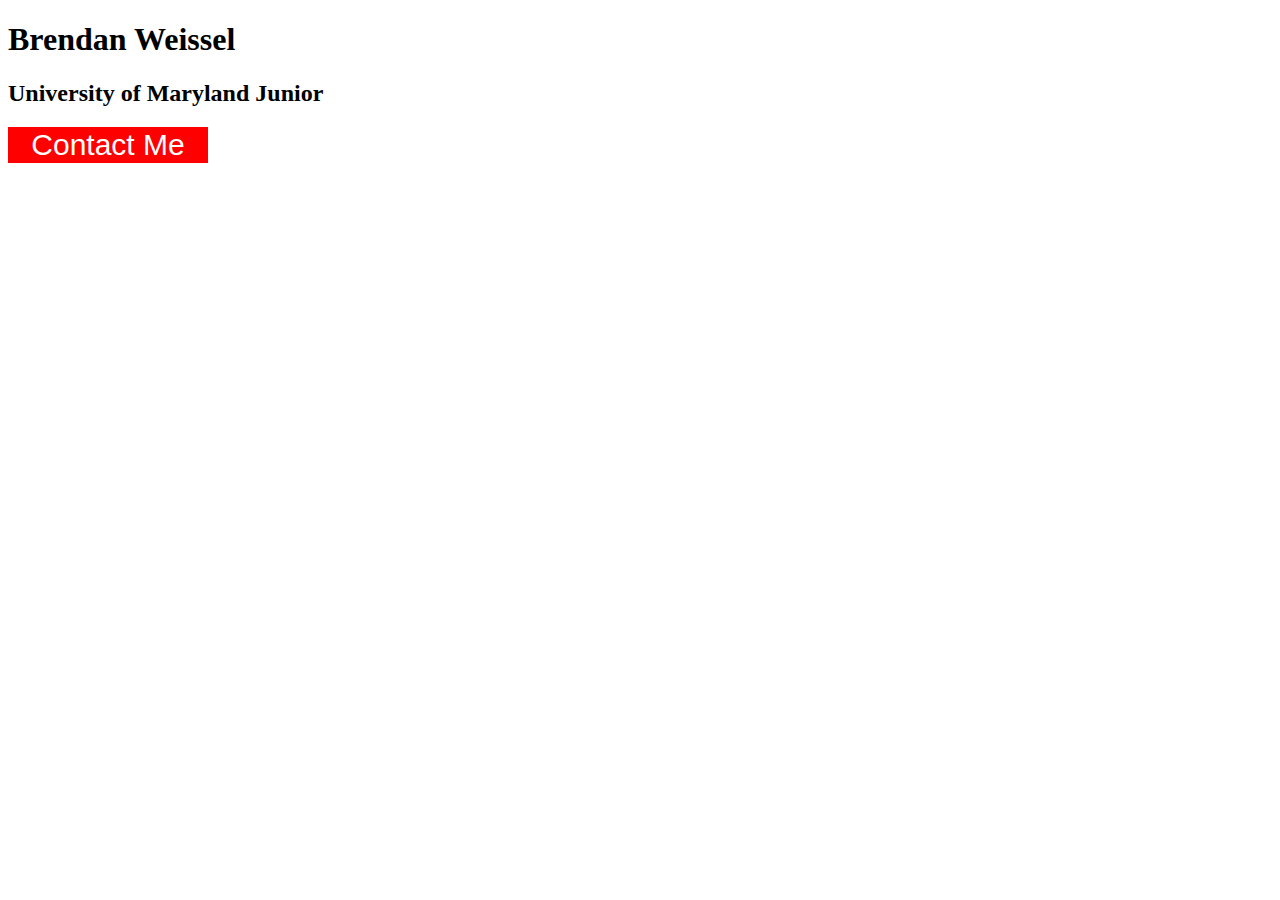
<file: button-assignment/index.html>
<!doctype html>
<html lang="en">
    <head>
        <title>Brendan Weissel Button</title>
        <link href="style.css" rel="stylesheet" />
    </head>

    <body>
        <h1>Brendan Weissel</h1>
        <h2>University of Maryland Junior</h2>
        <button class="red-button">Contact Me</button>
    </body>
</html>
</file>
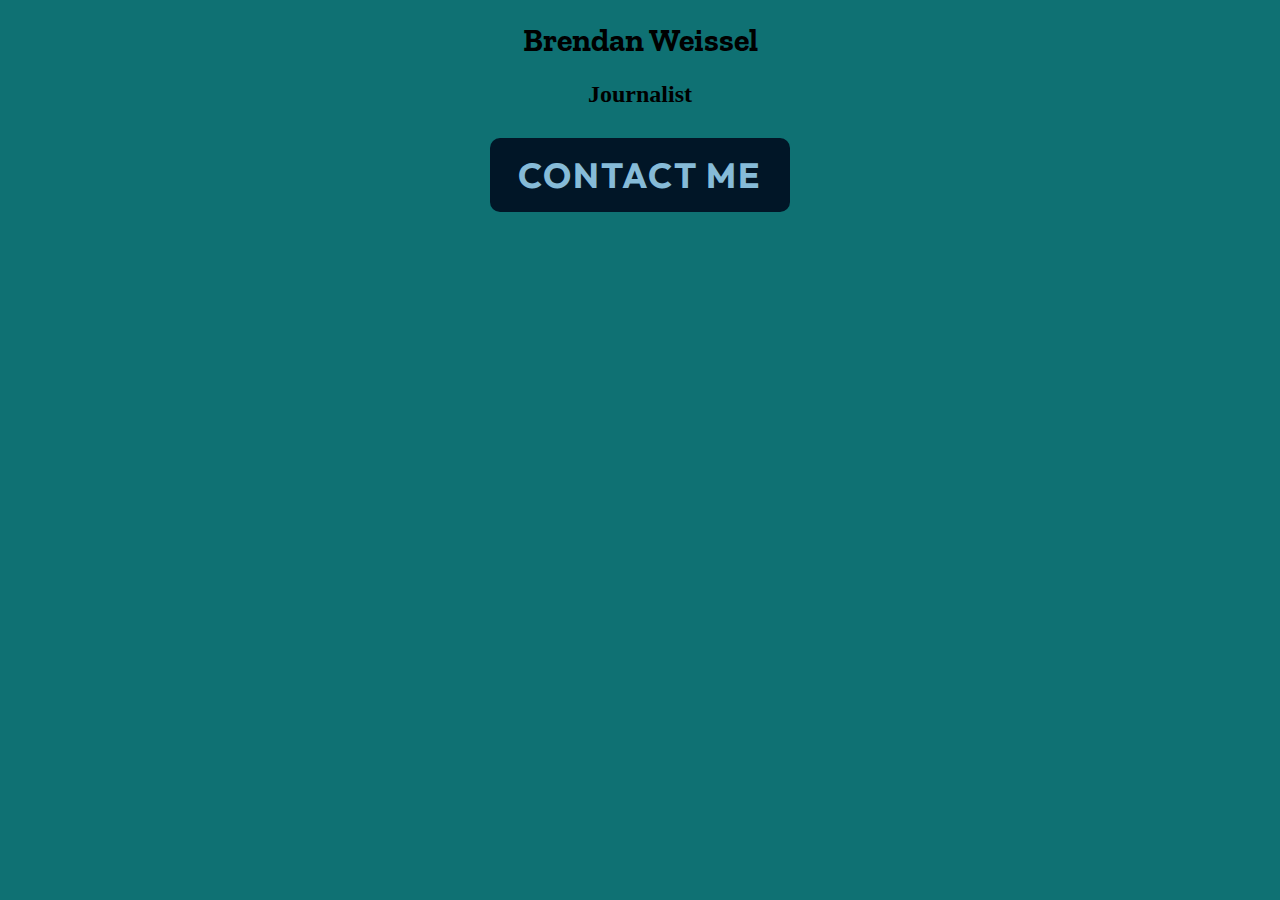
<file: contact-button-assignment/Index.html>
<!doctype html>
<html lang="en">
    <head>
        <link href="style.css" rel="stylesheet" />
        <title>Brendan Weissel</title>
        <link rel="preconnect" href="https://fonts.googleapis.com" />
        <link rel="preconnect" href="https://fonts.gstatic.com" crossorigin />
        <link
            href="https://fonts.googleapis.com/css2?family=Outfit:wght@100..900&family=Zilla+Slab:ital,wght@0,300;0,400;0,500;0,600;0,700;1,300;1,400;1,500;1,600;1,700&display=swap"
            rel="stylesheet" />
    </head>

    <body>
        <h1>Brendan Weissel</h1>
        <h2>Journalist</h2>
        <button>Contact Me</button>
    </body>
</html>
</file>
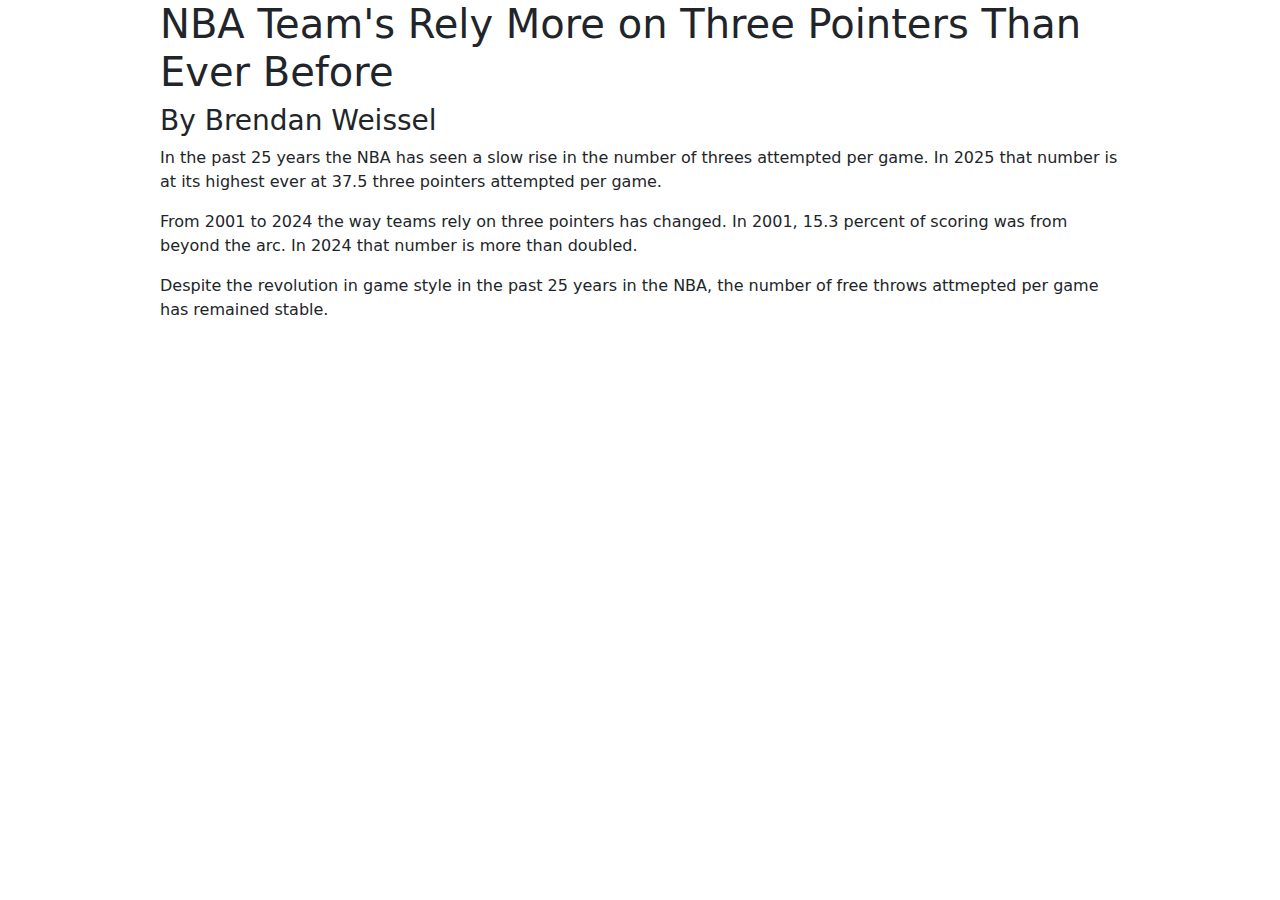
<file: Data-viz-project/index.html>
<!doctype html>
<html lang="en">
    <head>
        <meta charset="utf-8" />
        <meta name="viewport" content="width=device-width, initial-scale=1, shrink-to-fit=no" />

        <!-- Bootstrap CSS -->
        <link
            href="https://cdn.jsdelivr.net/npm/bootstrap@5.3.3/dist/css/bootstrap.min.css"
            rel="stylesheet"
            integrity="sha384-QWTKZyjpPEjISv5WaRU9OFeRpok6YctnYmDr5pNlyT2bRjXh0JMhjY6hW+ALEwIH"
            crossorigin="anonymous" />

        <style>
            body {
                width: 75%;
                margin: auto;
            }
        </style>
    </head>

    <body>
        <h1>NBA Team's Rely More on Three Pointers Than Ever Before</h1>

        <h3>By Brendan Weissel</h3>
        <p>
            In the past 25 years the NBA has seen a slow rise in the number of threes attempted per game. In 2025 that
            number is at its highest ever at 37.5 three pointers attempted per game.
        </p>

        <div class="flourish-embed flourish-chart" data-src="visualisation/22545883">
            <script src="https://public.flourish.studio/resources/embed.js"></script>
            <noscript
                ><img
                    src="https://public.flourish.studio/visualisation/22545883/thumbnail"
                    width="100%"
                    alt="chart visualization"
            /></noscript>
        </div>

        <p>
            From 2001 to 2024 the way teams rely on three pointers has changed. In 2001, 15.3 percent of scoring was
            from beyond the arc. In 2024 that number is more than doubled.
        </p>

        <div class="container-fluid">
            <div class="row">
                <div class="col-sm-6">
                    <div class="flourish-embed flourish-chart" data-src="visualisation/22551909">
                        <script src="https://public.flourish.studio/resources/embed.js"></script>
                        <noscript
                            ><img
                                src="https://public.flourish.studio/visualisation/22551909/thumbnail"
                                width="100%"
                                alt="chart visualization"
                        /></noscript>
                    </div>
                </div>
                <div class="col-sm-6">
                    <div class="flourish-embed flourish-chart" data-src="visualisation/22551818">
                        <script src="https://public.flourish.studio/resources/embed.js"></script>
                        <noscript
                            ><img
                                src="https://public.flourish.studio/visualisation/22551818/thumbnail"
                                width="100%"
                                alt="chart visualization"
                        /></noscript>
                    </div>
                </div>
            </div>
        </div>

        <p>
            Despite the revolution in game style in the past 25 years in the NBA, the number of free throws attmepted
            per game has remained stable.
        </p>

        <div class="flourish-embed flourish-chart" data-src="visualisation/22574318">
            <script src="https://public.flourish.studio/resources/embed.js"></script>
            <noscript
                ><img
                    src="https://public.flourish.studio/visualisation/22574318/thumbnail"
                    width="100%"
                    alt="chart visualization"
            /></noscript>
        </div>
    </body>
</html>
</file>
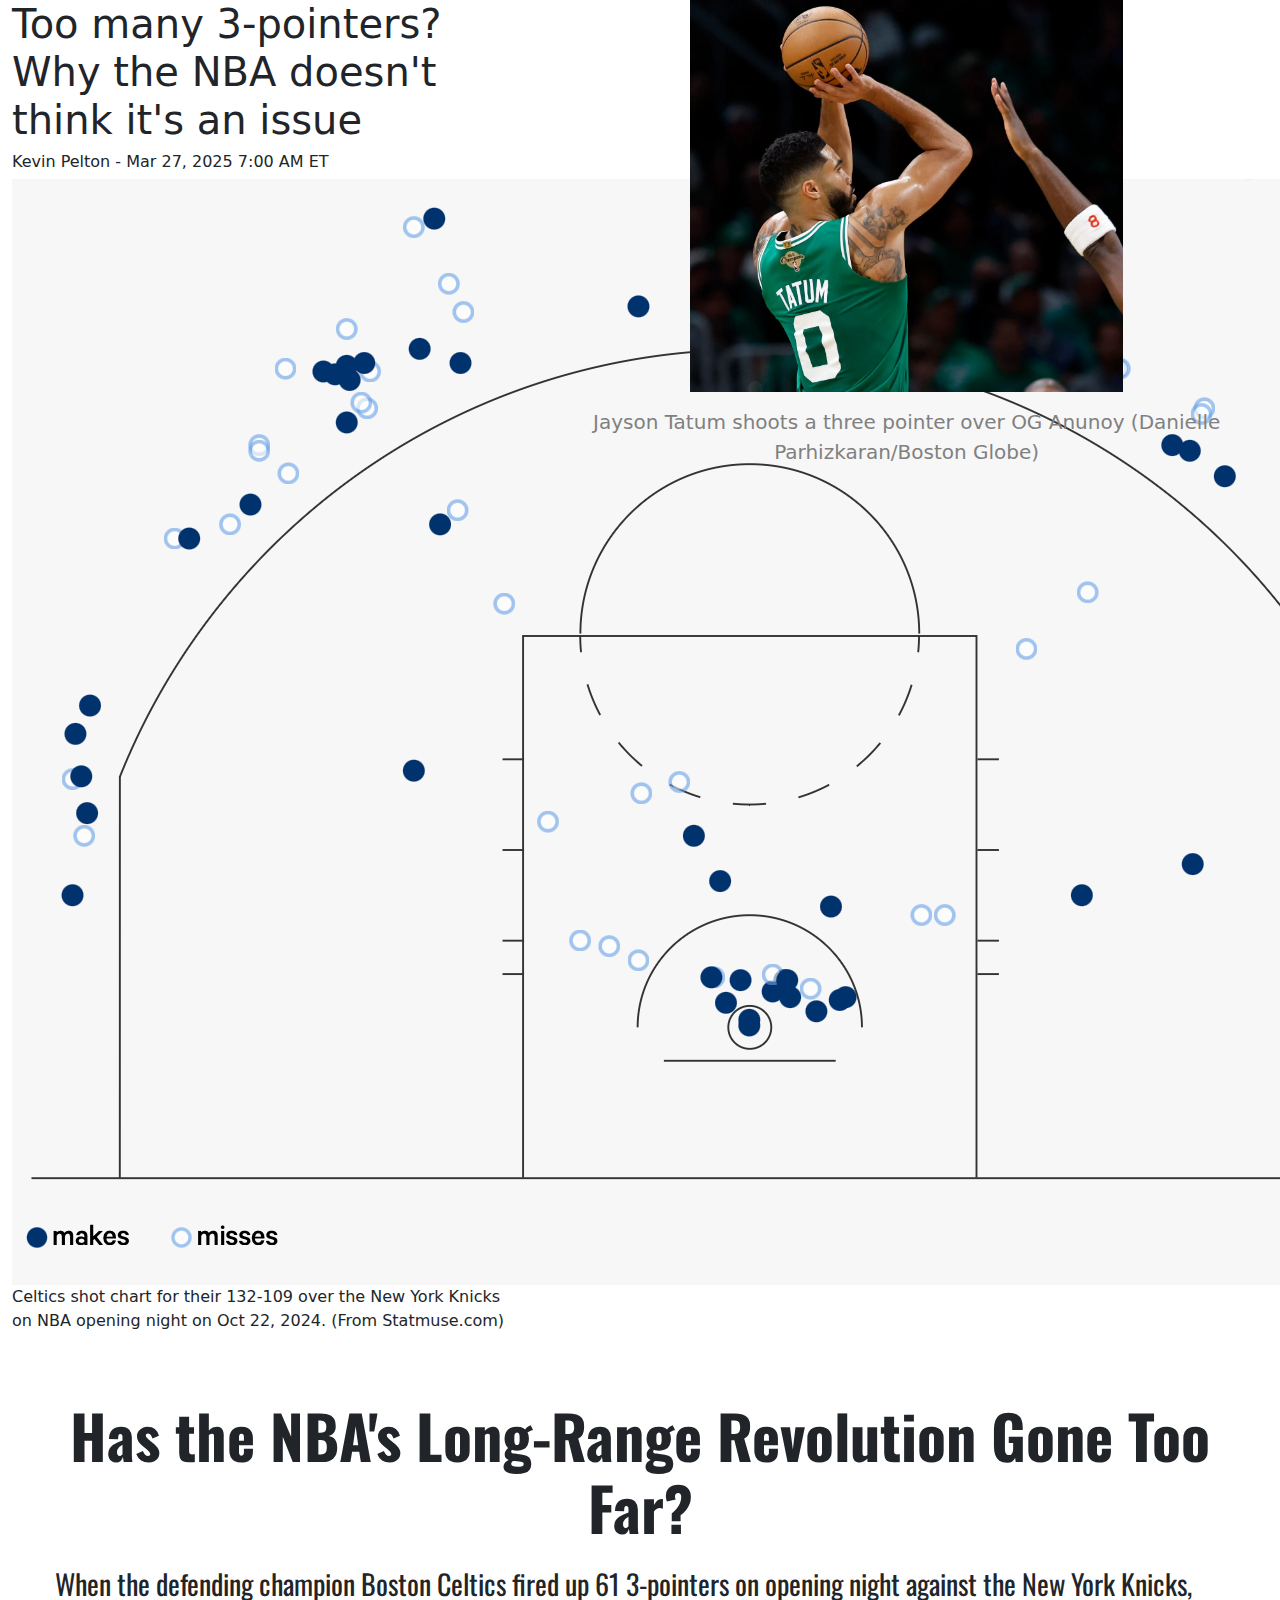
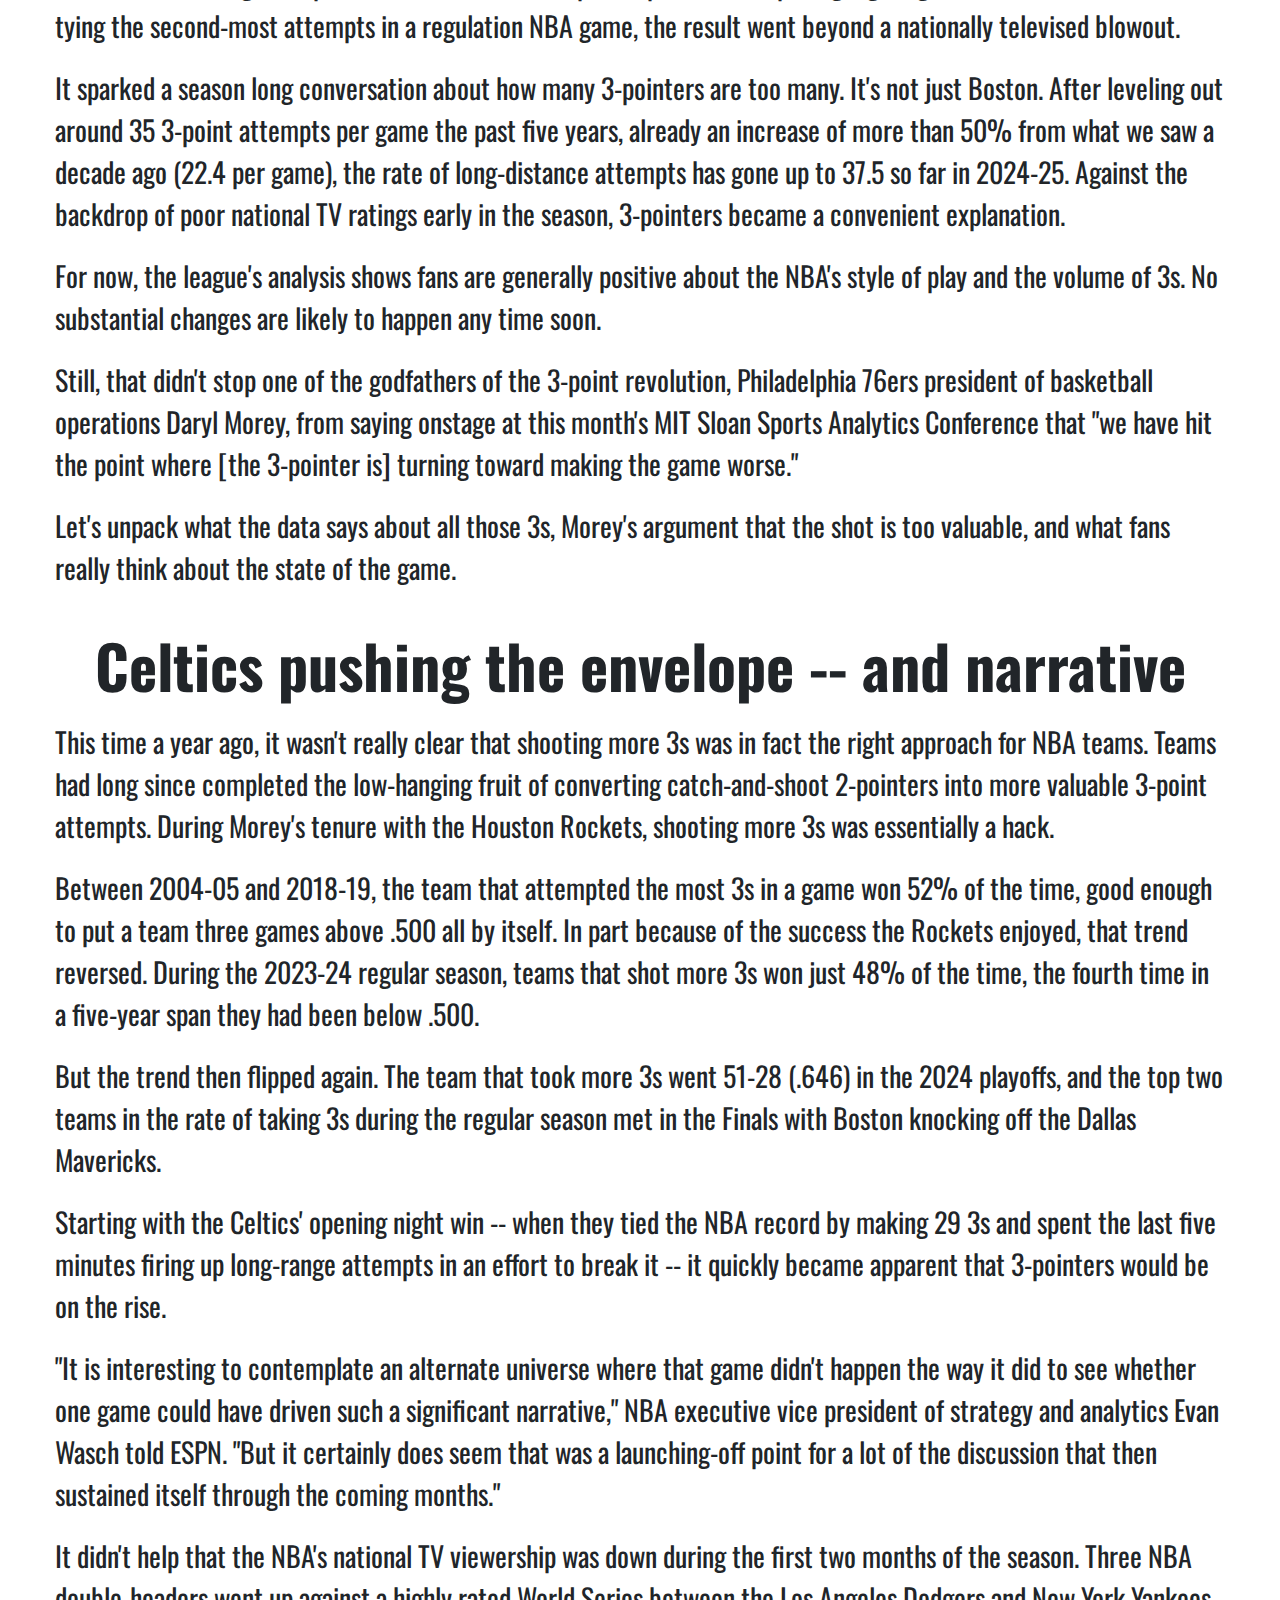
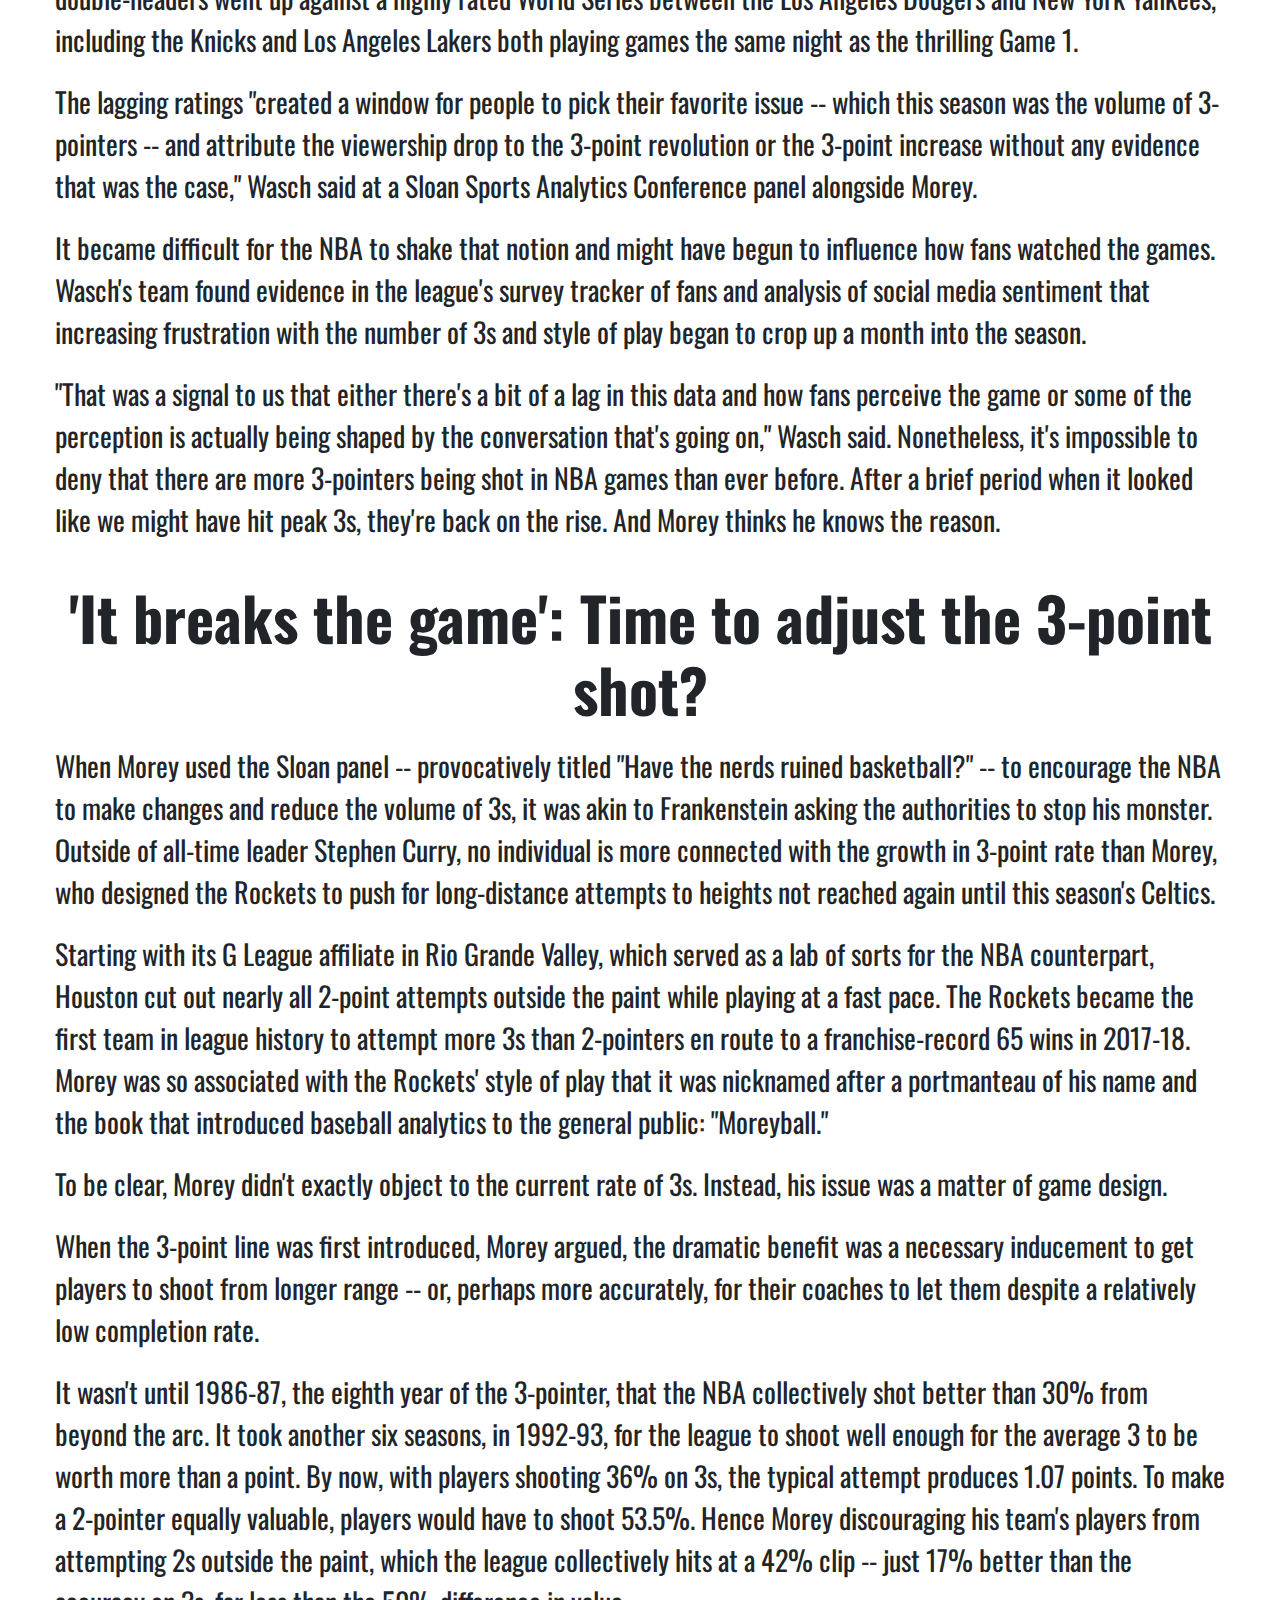
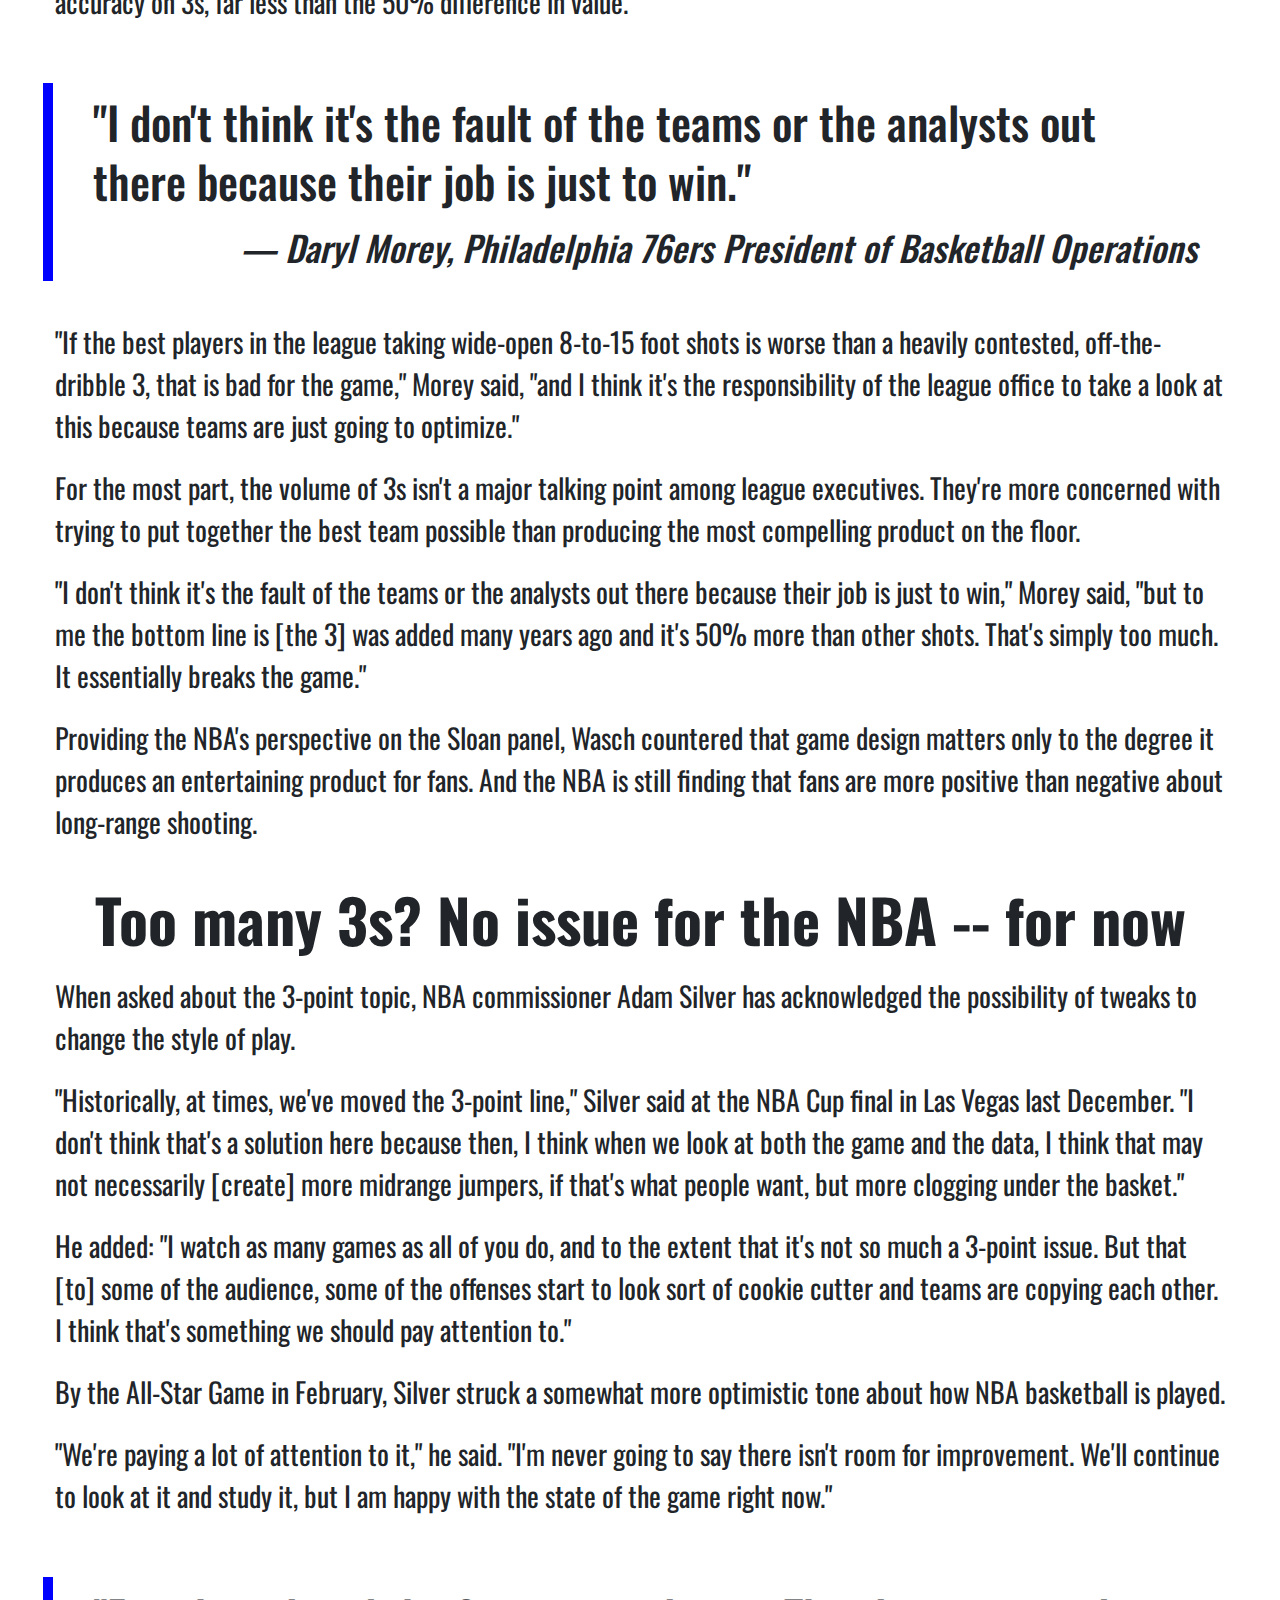
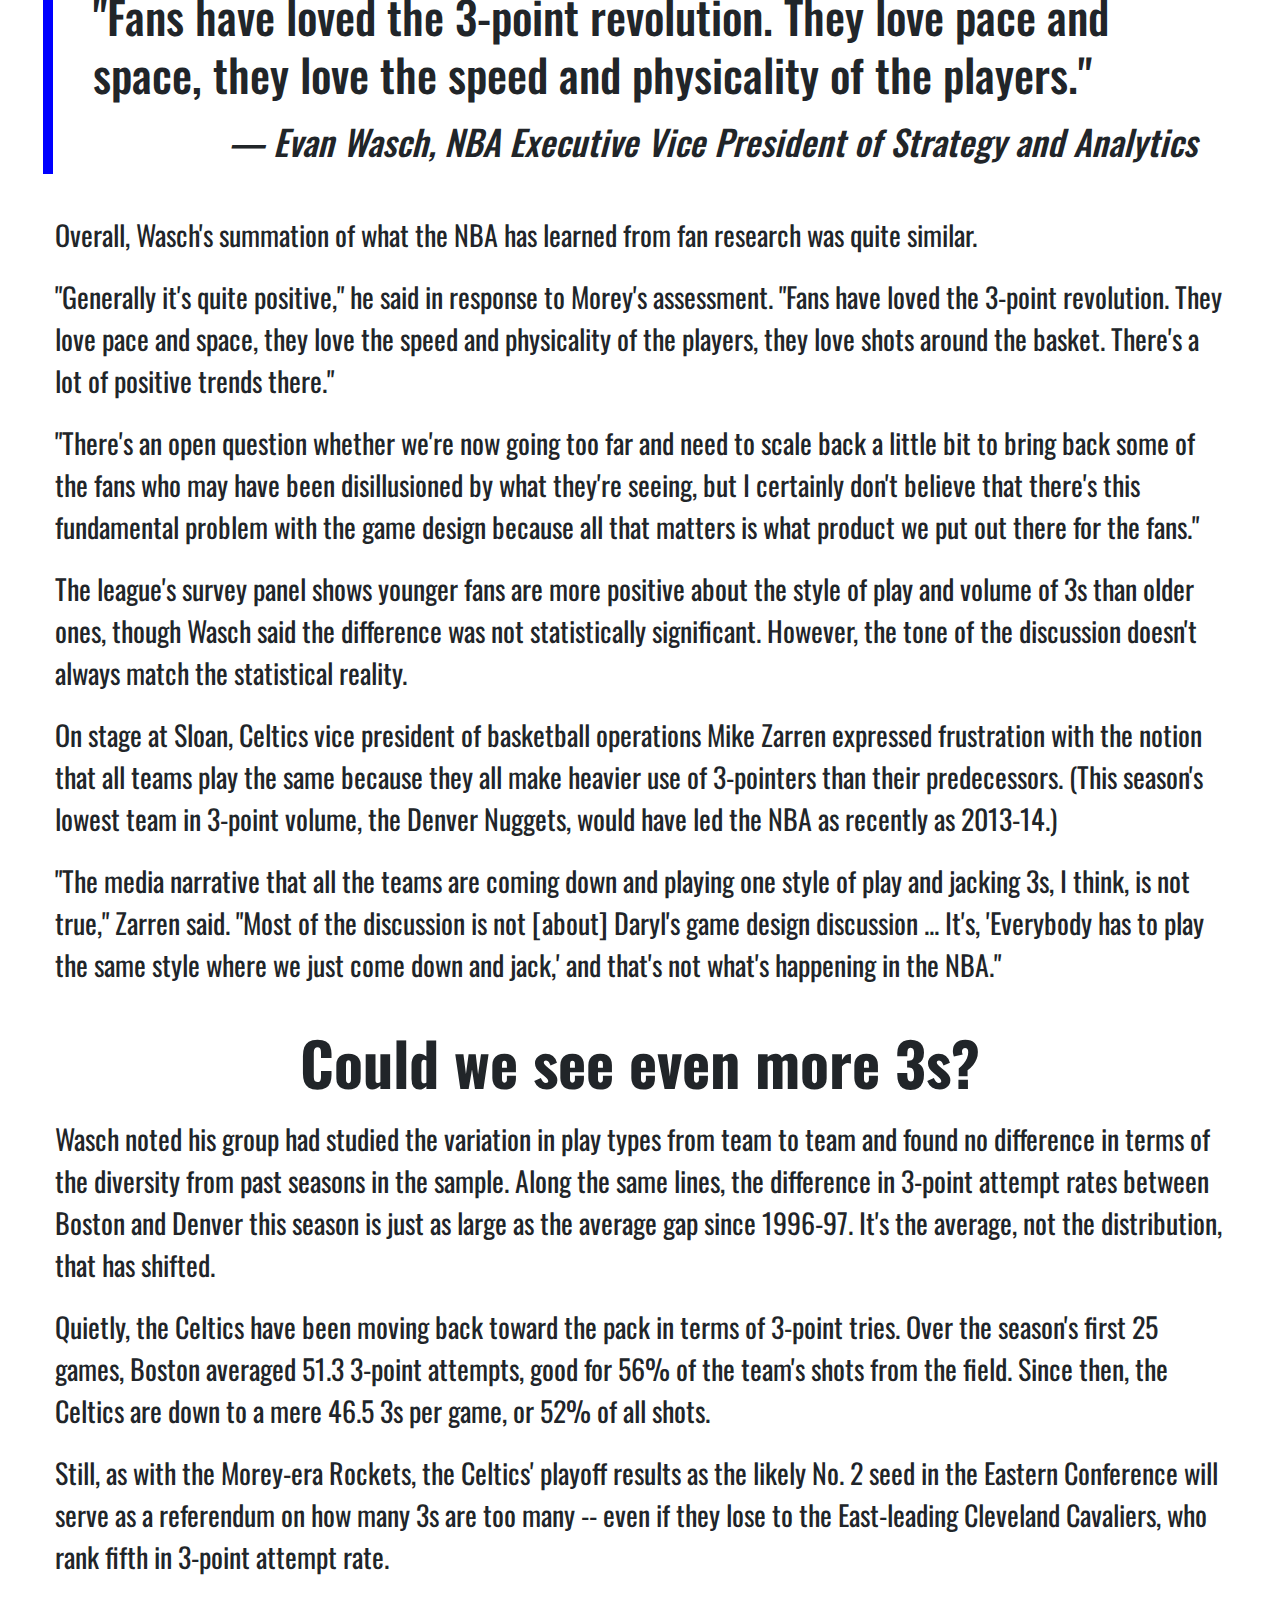
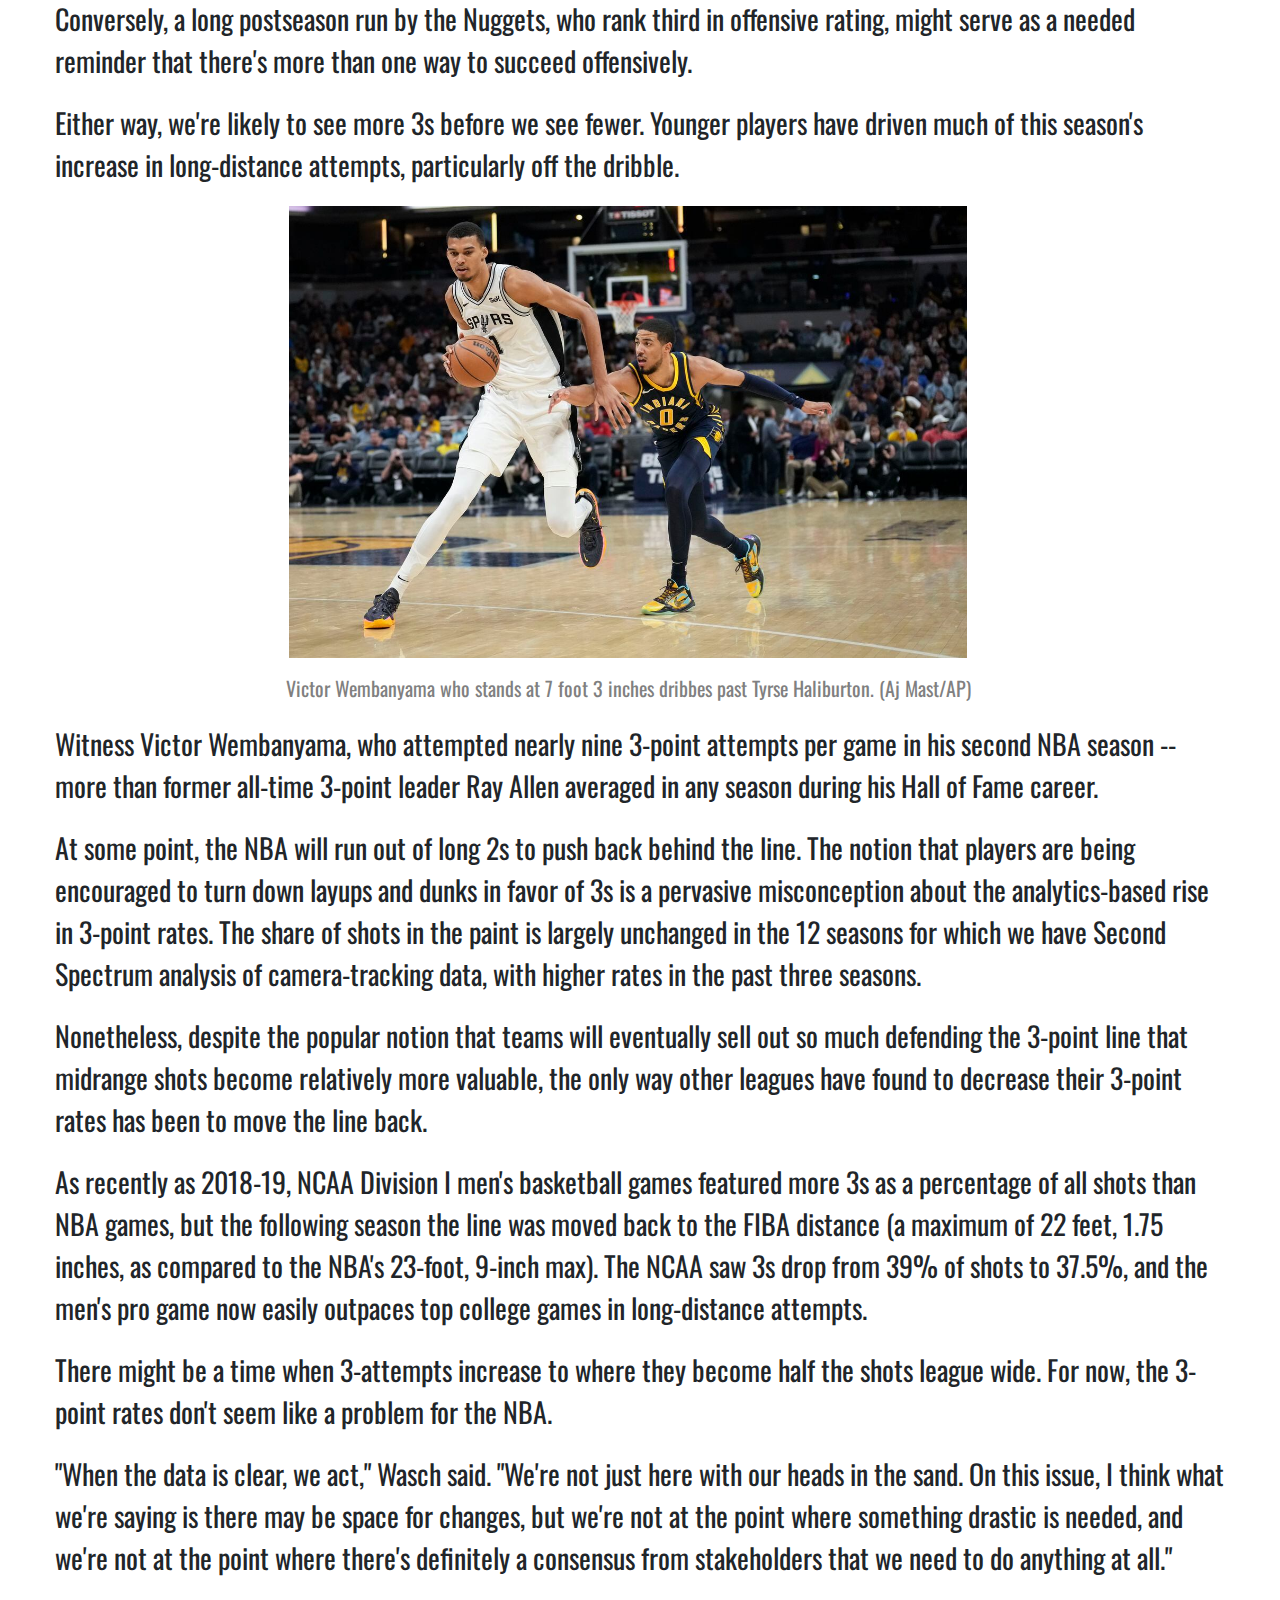
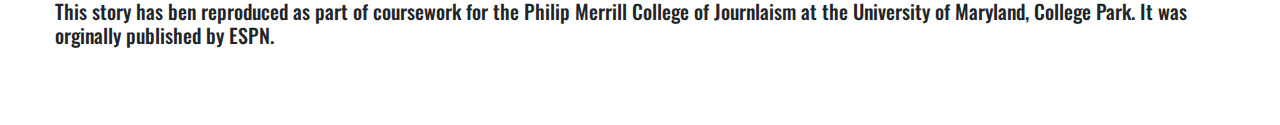
<file: finalproject/Index.html>
<!doctype html>
<html lang="en">
    <head>
        <meta charset="utf-8" />
        <meta name="viewport" content="width=device-width, initial-scale=1, shrink-to-fit=no" />
        <title>Brendan Weissel final project</title>

        <!-- Bootstrap CSS -->
        <link
            href="https://cdn.jsdelivr.net/npm/bootstrap@5.3.3/dist/css/bootstrap.min.css"
            rel="stylesheet"
            integrity="sha384-QWTKZyjpPEjISv5WaRU9OFeRpok6YctnYmDr5pNlyT2bRjXh0JMhjY6hW+ALEwIH"
            crossorigin="anonymous" />

        <!-- Oswald Font -->

        <link rel="preconnect" href="https://fonts.googleapis.com" />
        <link rel="preconnect" href="https://fonts.gstatic.com" crossorigin />
        <link href="https://fonts.googleapis.com/css2?family=Oswald:wght@200..700&display=swap" rel="stylesheet" />

        <link href="style.css" rel="stylesheet" />
    </head>

    <body>
        <div class="container-fluid">
            <div class="row" id="headlineleft">
                <div class="col-sm-5">
                    <h1>Too many 3-pointers? Why the NBA doesn't think it's an issue</h1>
                    <h6>Kevin Pelton - Mar 27, 2025 7:00 AM ET</h6>
                    <img
                        src="Screenshot%202025-04-21%20at%201.17.40%E2%80%AFPM.png"
                        alt="Celtics shot chart from 10/22/24 in a 23 point win over the Knicks" />
                    <p>
                        Celtics shot chart for their 132-109 over the New York Knicks on NBA opening night on Oct 22,
                        2024. (From Statmuse.com)
                    </p>
                </div>
                <div class="col-sm-7" id="headlinepic">
                    <img
                        src="Screenshot%202025-04-21%20at%201.58.42%E2%80%AFPM.png"
                        alt="Jayson Tatum shoots a 3 pointer over OG Anunoby " />
                    <p>Jayson Tatum shoots a three pointer over OG Anunoy (Danielle Parhizkaran/Boston Globe)</p>
                </div>
            </div>
        </div>

        <div class="bodytext">
            <div class="row">
                <h4>Has the NBA's Long-Range Revolution Gone Too Far?</h4>

                <p>
                    When the defending champion Boston Celtics fired up 61 3-pointers on opening night against the New
                    York Knicks, tying the second-most attempts in a regulation NBA game, the result went beyond a
                    nationally televised blowout.
                </p>

                <p>
                    It sparked a season long conversation about how many 3-pointers are too many. It's not just Boston.
                    After leveling out around 35 3-point attempts per game the past five years, already an increase of
                    more than 50% from what we saw a decade ago (22.4 per game), the rate of long-distance attempts has
                    gone up to 37.5 so far in 2024-25. Against the backdrop of poor national TV ratings early in the
                    season, 3-pointers became a convenient explanation.
                </p>

                <p>
                    For now, the league's analysis shows fans are generally positive about the NBA's style of play and
                    the volume of 3s. No substantial changes are likely to happen any time soon.
                </p>

                <p>
                    Still, that didn't stop one of the godfathers of the 3-point revolution, Philadelphia 76ers
                    president of basketball operations Daryl Morey, from saying onstage at this month's MIT Sloan Sports
                    Analytics Conference that "we have hit the point where [the 3-pointer is] turning toward making the
                    game worse."
                </p>

                <p>
                    Let's unpack what the data says about all those 3s, Morey's argument that the shot is too valuable,
                    and what fans really think about the state of the game.
                </p>

                <div class="flourish-embed flourish-chart" data-src="visualisation/22545883">
                    <script src="https://public.flourish.studio/resources/embed.js"></script>
                    <noscript
                        ><img
                            src="https://public.flourish.studio/visualisation/22545883/thumbnail"
                            width="100%"
                            alt="chart visualization"
                    /></noscript>
                </div>

                <h4>Celtics pushing the envelope -- and narrative</h4>

                <p>
                    This time a year ago, it wasn't really clear that shooting more 3s was in fact the right approach
                    for NBA teams. Teams had long since completed the low-hanging fruit of converting catch-and-shoot
                    2-pointers into more valuable 3-point attempts. During Morey's tenure with the Houston Rockets,
                    shooting more 3s was essentially a hack.
                </p>

                <p>
                    Between 2004-05 and 2018-19, the team that attempted the most 3s in a game won 52% of the time, good
                    enough to put a team three games above .500 all by itself. In part because of the success the
                    Rockets enjoyed, that trend reversed. During the 2023-24 regular season, teams that shot more 3s won
                    just 48% of the time, the fourth time in a five-year span they had been below .500.
                </p>

                <p>
                    But the trend then flipped again. The team that took more 3s went 51-28 (.646) in the 2024 playoffs,
                    and the top two teams in the rate of taking 3s during the regular season met in the Finals with
                    Boston knocking off the Dallas Mavericks.
                </p>

                <div class="flourish-embed flourish-chart" data-src="visualisation/22841935">
                    <script src="https://public.flourish.studio/resources/embed.js"></script>
                    <noscript
                        ><img
                            src="https://public.flourish.studio/visualisation/22841935/thumbnail"
                            width="100%"
                            alt="chart visualization"
                    /></noscript>
                </div>

                <p>
                    Starting with the Celtics' opening night win -- when they tied the NBA record by making 29 3s and
                    spent the last five minutes firing up long-range attempts in an effort to break it -- it quickly
                    became apparent that 3-pointers would be on the rise.
                </p>

                <p>
                    "It is interesting to contemplate an alternate universe where that game didn't happen the way it did
                    to see whether one game could have driven such a significant narrative," NBA executive vice
                    president of strategy and analytics Evan Wasch told ESPN. "But it certainly does seem that was a
                    launching-off point for a lot of the discussion that then sustained itself through the coming
                    months."
                </p>

                <p>
                    It didn't help that the NBA's national TV viewership was down during the first two months of the
                    season. Three NBA double-headers went up against a highly rated World Series between the Los Angeles
                    Dodgers and New York Yankees, including the Knicks and Los Angeles Lakers both playing games the
                    same night as the thrilling Game 1.
                </p>

                <p>
                    The lagging ratings "created a window for people to pick their favorite issue -- which this season
                    was the volume of 3-pointers -- and attribute the viewership drop to the 3-point revolution or the
                    3-point increase without any evidence that was the case," Wasch said at a Sloan Sports Analytics
                    Conference panel alongside Morey.
                </p>

                <p>
                    It became difficult for the NBA to shake that notion and might have begun to influence how fans
                    watched the games. Wasch's team found evidence in the league's survey tracker of fans and analysis
                    of social media sentiment that increasing frustration with the number of 3s and style of play began
                    to crop up a month into the season.
                </p>

                <p>
                    "That was a signal to us that either there's a bit of a lag in this data and how fans perceive the
                    game or some of the perception is actually being shaped by the conversation that's going on," Wasch
                    said. Nonetheless, it's impossible to deny that there are more 3-pointers being shot in NBA games
                    than ever before. After a brief period when it looked like we might have hit peak 3s, they're back
                    on the rise. And Morey thinks he knows the reason.
                </p>

                <h4>'It breaks the game': Time to adjust the 3-point shot?</h4>

                <!-- HISTORY OF NBA 3 POINTERS  -->

                <p>
                    When Morey used the Sloan panel -- provocatively titled "Have the nerds ruined basketball?" -- to
                    encourage the NBA to make changes and reduce the volume of 3s, it was akin to Frankenstein asking
                    the authorities to stop his monster. Outside of all-time leader Stephen Curry, no individual is more
                    connected with the growth in 3-point rate than Morey, who designed the Rockets to push for
                    long-distance attempts to heights not reached again until this season's Celtics.
                </p>

                <p>
                    Starting with its G League affiliate in Rio Grande Valley, which served as a lab of sorts for the
                    NBA counterpart, Houston cut out nearly all 2-point attempts outside the paint while playing at a
                    fast pace. The Rockets became the first team in league history to attempt more 3s than 2-pointers en
                    route to a franchise-record 65 wins in 2017-18. Morey was so associated with the Rockets' style of
                    play that it was nicknamed after a portmanteau of his name and the book that introduced baseball
                    analytics to the general public: "Moreyball."
                </p>

                <p>
                    To be clear, Morey didn't exactly object to the current rate of 3s. Instead, his issue was a matter
                    of game design.
                </p>

                <p>
                    When the 3-point line was first introduced, Morey argued, the dramatic benefit was a necessary
                    inducement to get players to shoot from longer range -- or, perhaps more accurately, for their
                    coaches to let them despite a relatively low completion rate.
                </p>

                <p>
                    It wasn't until 1986-87, the eighth year of the 3-pointer, that the NBA collectively shot better
                    than 30% from beyond the arc. It took another six seasons, in 1992-93, for the league to shoot well
                    enough for the average 3 to be worth more than a point. By now, with players shooting 36% on 3s, the
                    typical attempt produces 1.07 points. To make a 2-pointer equally valuable, players would have to
                    shoot 53.5%. Hence Morey discouraging his team's players from attempting 2s outside the paint, which
                    the league collectively hits at a 42% clip -- just 17% better than the accuracy on 3s, far less than
                    the 50% difference in value.
                </p>

                <div class="pull-quote">
                    "I don't think it's the fault of the teams or the analysts out there because their job is just to
                    win."
                    <div class="pull-quote-attribution">
                        — Daryl Morey, Philadelphia 76ers President of Basketball Operations
                    </div>
                </div>

                <p>
                    "If the best players in the league taking wide-open 8-to-15 foot shots is worse than a heavily
                    contested, off-the-dribble 3, that is bad for the game," Morey said, "and I think it's the
                    responsibility of the league office to take a look at this because teams are just going to
                    optimize."
                </p>

                <p>
                    For the most part, the volume of 3s isn't a major talking point among league executives. They're
                    more concerned with trying to put together the best team possible than producing the most compelling
                    product on the floor.
                </p>

                <p>
                    "I don't think it's the fault of the teams or the analysts out there because their job is just to
                    win," Morey said, "but to me the bottom line is [the 3] was added many years ago and it's 50% more
                    than other shots. That's simply too much. It essentially breaks the game."
                </p>

                <p>
                    Providing the NBA's perspective on the Sloan panel, Wasch countered that game design matters only to
                    the degree it produces an entertaining product for fans. And the NBA is still finding that fans are
                    more positive than negative about long-range shooting.
                </p>

                <div class="container-fluid">
                    <div class="row">
                        <div class="col-sm-6">
                            <div class="flourish-embed flourish-chart" data-src="visualisation/22551909">
                                <script src="https://public.flourish.studio/resources/embed.js"></script>
                                <noscript
                                    ><img
                                        src="https://public.flourish.studio/visualisation/22551909/thumbnail"
                                        width="100%"
                                        alt="chart visualization"
                                /></noscript>
                            </div>
                        </div>
                        <div class="col-sm-6">
                            <div class="flourish-embed flourish-chart" data-src="visualisation/22551818">
                                <script src="https://public.flourish.studio/resources/embed.js"></script>
                                <noscript
                                    ><img
                                        src="https://public.flourish.studio/visualisation/22551818/thumbnail"
                                        width="100%"
                                        alt="chart visualization"
                                /></noscript>
                            </div>
                        </div>
                    </div>
                </div>

                <h4>Too many 3s? No issue for the NBA -- for now</h4>

                <p>
                    When asked about the 3-point topic, NBA commissioner Adam Silver has acknowledged the possibility of
                    tweaks to change the style of play.
                </p>

                <p>
                    "Historically, at times, we've moved the 3-point line," Silver said at the NBA Cup final in Las
                    Vegas last December. "I don't think that's a solution here because then, I think when we look at
                    both the game and the data, I think that may not necessarily [create] more midrange jumpers, if
                    that's what people want, but more clogging under the basket."
                </p>

                <p>
                    He added: "I watch as many games as all of you do, and to the extent that it's not so much a 3-point
                    issue. But that [to] some of the audience, some of the offenses start to look sort of cookie cutter
                    and teams are copying each other. I think that's something we should pay attention to."
                </p>

                <p>
                    By the All-Star Game in February, Silver struck a somewhat more optimistic tone about how NBA
                    basketball is played.
                </p>

                <p>
                    "We're paying a lot of attention to it," he said. "I'm never going to say there isn't room for
                    improvement. We'll continue to look at it and study it, but I am happy with the state of the game
                    right now."
                </p>

                <div class="pull-quote">
                    "Fans have loved the 3-point revolution. They love pace and space, they love the speed and
                    physicality of the players."
                    <div class="pull-quote-attribution">
                        — Evan Wasch, NBA Executive Vice President of Strategy and Analytics
                    </div>
                </div>

                <p>Overall, Wasch's summation of what the NBA has learned from fan research was quite similar.</p>

                <p>
                    "Generally it's quite positive," he said in response to Morey's assessment. "Fans have loved the
                    3-point revolution. They love pace and space, they love the speed and physicality of the players,
                    they love shots around the basket. There's a lot of positive trends there."
                </p>

                <p>
                    "There's an open question whether we're now going too far and need to scale back a little bit to
                    bring back some of the fans who may have been disillusioned by what they're seeing, but I certainly
                    don't believe that there's this fundamental problem with the game design because all that matters is
                    what product we put out there for the fans."
                </p>

                <p>
                    The league's survey panel shows younger fans are more positive about the style of play and volume of
                    3s than older ones, though Wasch said the difference was not statistically significant. However, the
                    tone of the discussion doesn't always match the statistical reality.
                </p>

                <p>
                    On stage at Sloan, Celtics vice president of basketball operations Mike Zarren expressed frustration
                    with the notion that all teams play the same because they all make heavier use of 3-pointers than
                    their predecessors. (This season's lowest team in 3-point volume, the Denver Nuggets, would have led
                    the NBA as recently as 2013-14.)
                </p>

                <p>
                    "The media narrative that all the teams are coming down and playing one style of play and jacking
                    3s, I think, is not true," Zarren said. "Most of the discussion is not [about] Daryl's game design
                    discussion ... It's, 'Everybody has to play the same style where we just come down and jack,' and
                    that's not what's happening in the NBA."
                </p>

                <h4>Could we see even more 3s?</h4>

                <p>
                    Wasch noted his group had studied the variation in play types from team to team and found no
                    difference in terms of the diversity from past seasons in the sample. Along the same lines, the
                    difference in 3-point attempt rates between Boston and Denver this season is just as large as the
                    average gap since 1996-97. It's the average, not the distribution, that has shifted.
                </p>

                <p>
                    Quietly, the Celtics have been moving back toward the pack in terms of 3-point tries. Over the
                    season's first 25 games, Boston averaged 51.3 3-point attempts, good for 56% of the team's shots
                    from the field. Since then, the Celtics are down to a mere 46.5 3s per game, or 52% of all shots.
                </p>

                <p>
                    Still, as with the Morey-era Rockets, the Celtics' playoff results as the likely No. 2 seed in the
                    Eastern Conference will serve as a referendum on how many 3s are too many -- even if they lose to
                    the East-leading Cleveland Cavaliers, who rank fifth in 3-point attempt rate.
                </p>

                <p>
                    Conversely, a long postseason run by the Nuggets, who rank third in offensive rating, might serve as
                    a needed reminder that there's more than one way to succeed offensively.
                </p>

                <p>
                    Either way, we're likely to see more 3s before we see fewer. Younger players have driven much of
                    this season's increase in long-distance attempts, particularly off the dribble.
                </p>

                <div class="row" id="victor">
                    <img src="GL3XIDNJ3NEGLLZ3JNXTVNF2QM.jpg" alt="Victor Wembanyama dribbles past Tyrese Haliburton" />
                    <p>Victor Wembanyama who stands at 7 foot 3 inches dribbes past Tyrse Haliburton. (Aj Mast/AP)</p>
                </div>

                <p>
                    Witness Victor Wembanyama, who attempted nearly nine 3-point attempts per game in his second NBA
                    season -- more than former all-time 3-point leader Ray Allen averaged in any season during his Hall
                    of Fame career.
                </p>

                <p>
                    At some point, the NBA will run out of long 2s to push back behind the line. The notion that players
                    are being encouraged to turn down layups and dunks in favor of 3s is a pervasive misconception about
                    the analytics-based rise in 3-point rates. The share of shots in the paint is largely unchanged in
                    the 12 seasons for which we have Second Spectrum analysis of camera-tracking data, with higher rates
                    in the past three seasons.
                </p>

                <p>
                    Nonetheless, despite the popular notion that teams will eventually sell out so much defending the
                    3-point line that midrange shots become relatively more valuable, the only way other leagues have
                    found to decrease their 3-point rates has been to move the line back.
                </p>

                <p>
                    As recently as 2018-19, NCAA Division I men's basketball games featured more 3s as a percentage of
                    all shots than NBA games, but the following season the line was moved back to the FIBA distance (a
                    maximum of 22 feet, 1.75 inches, as compared to the NBA's 23-foot, 9-inch max). The NCAA saw 3s drop
                    from 39% of shots to 37.5%, and the men's pro game now easily outpaces top college games in
                    long-distance attempts.
                </p>

                <p>
                    There might be a time when 3-attempts increase to where they become half the shots league wide. For
                    now, the 3-point rates don't seem like a problem for the NBA.
                </p>

                <p>
                    "When the data is clear, we act," Wasch said. "We're not just here with our heads in the sand. On
                    this issue, I think what we're saying is there may be space for changes, but we're not at the point
                    where something drastic is needed, and we're not at the point where there's definitely a consensus
                    from stakeholders that we need to do anything at all."
                </p>

                <h5>
                    This story has ben reproduced as part of coursework for the Philip Merrill College of Journlaism at
                    the University of Maryland, College Park. It was orginally published by ESPN.
                </h5>

                <!-- ADD LINK TO ESPN -->
            </div>
        </div>
    </body>
</html>
</file>
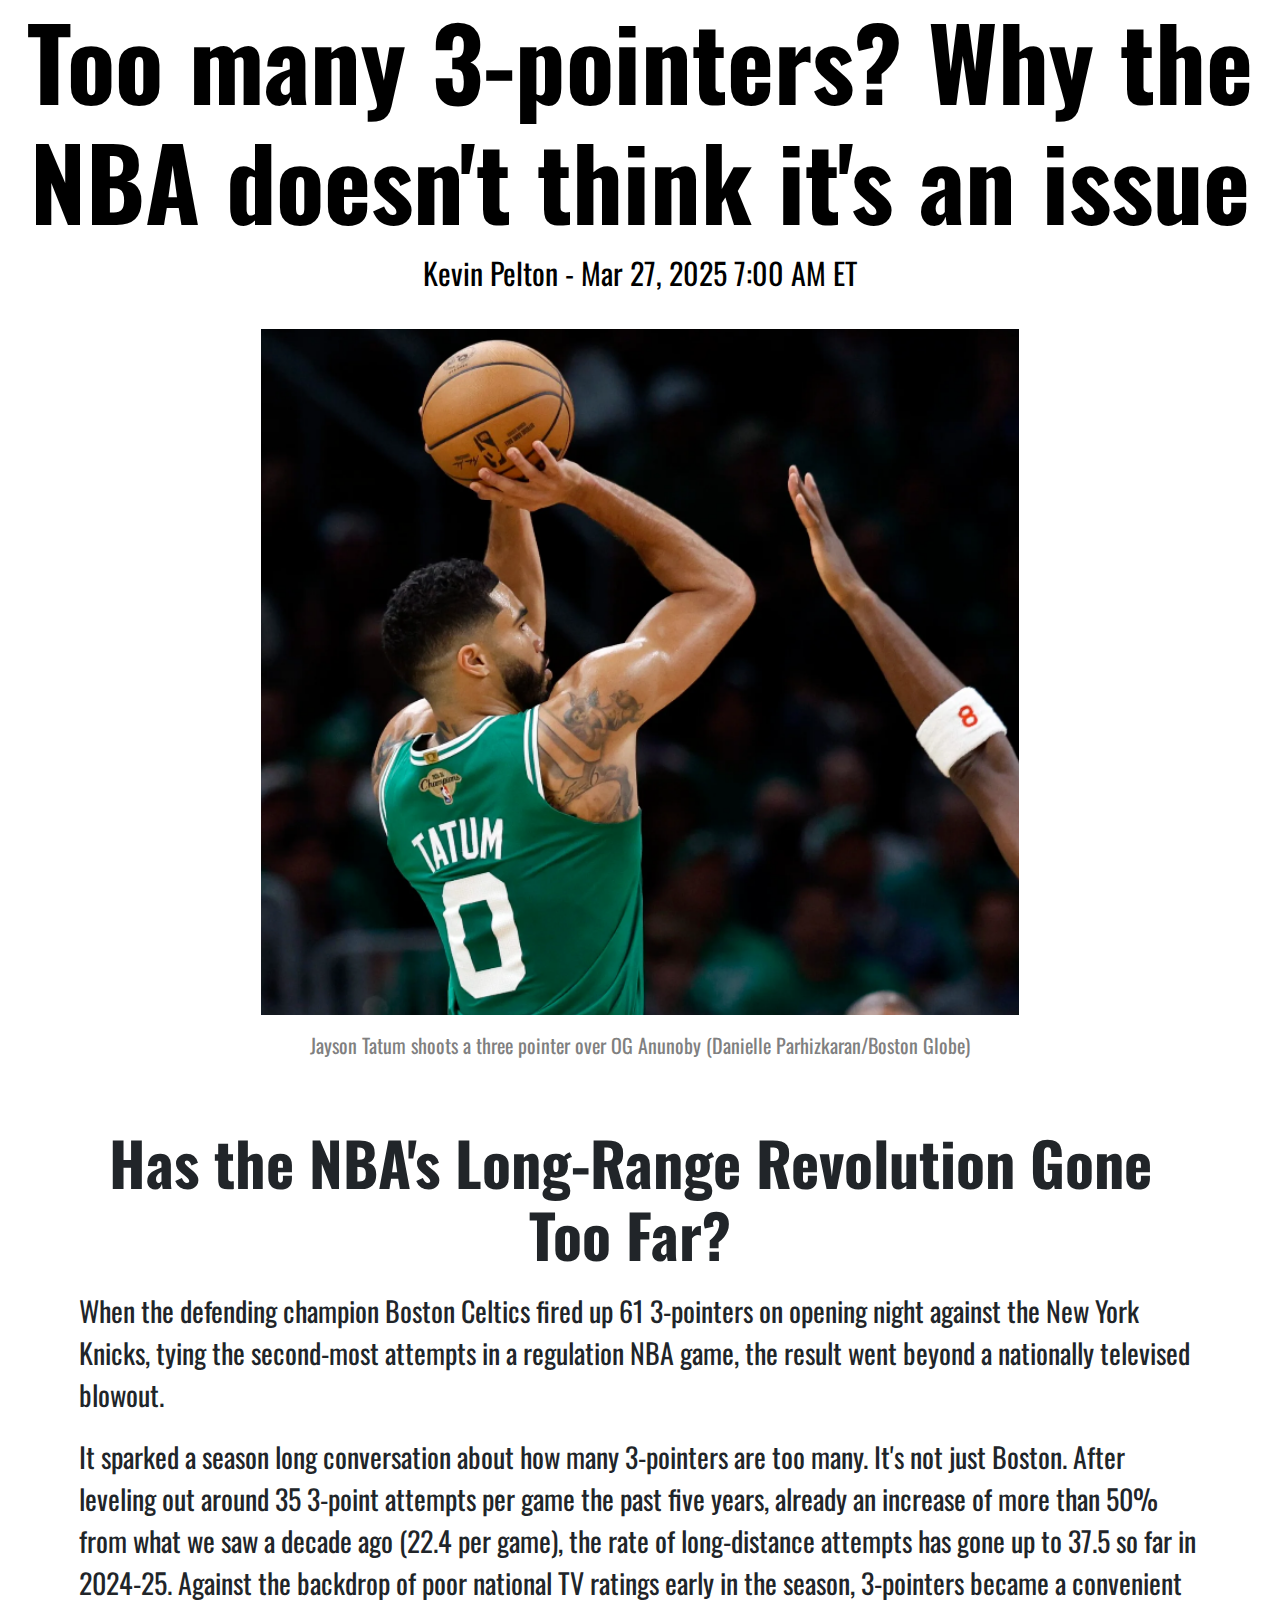
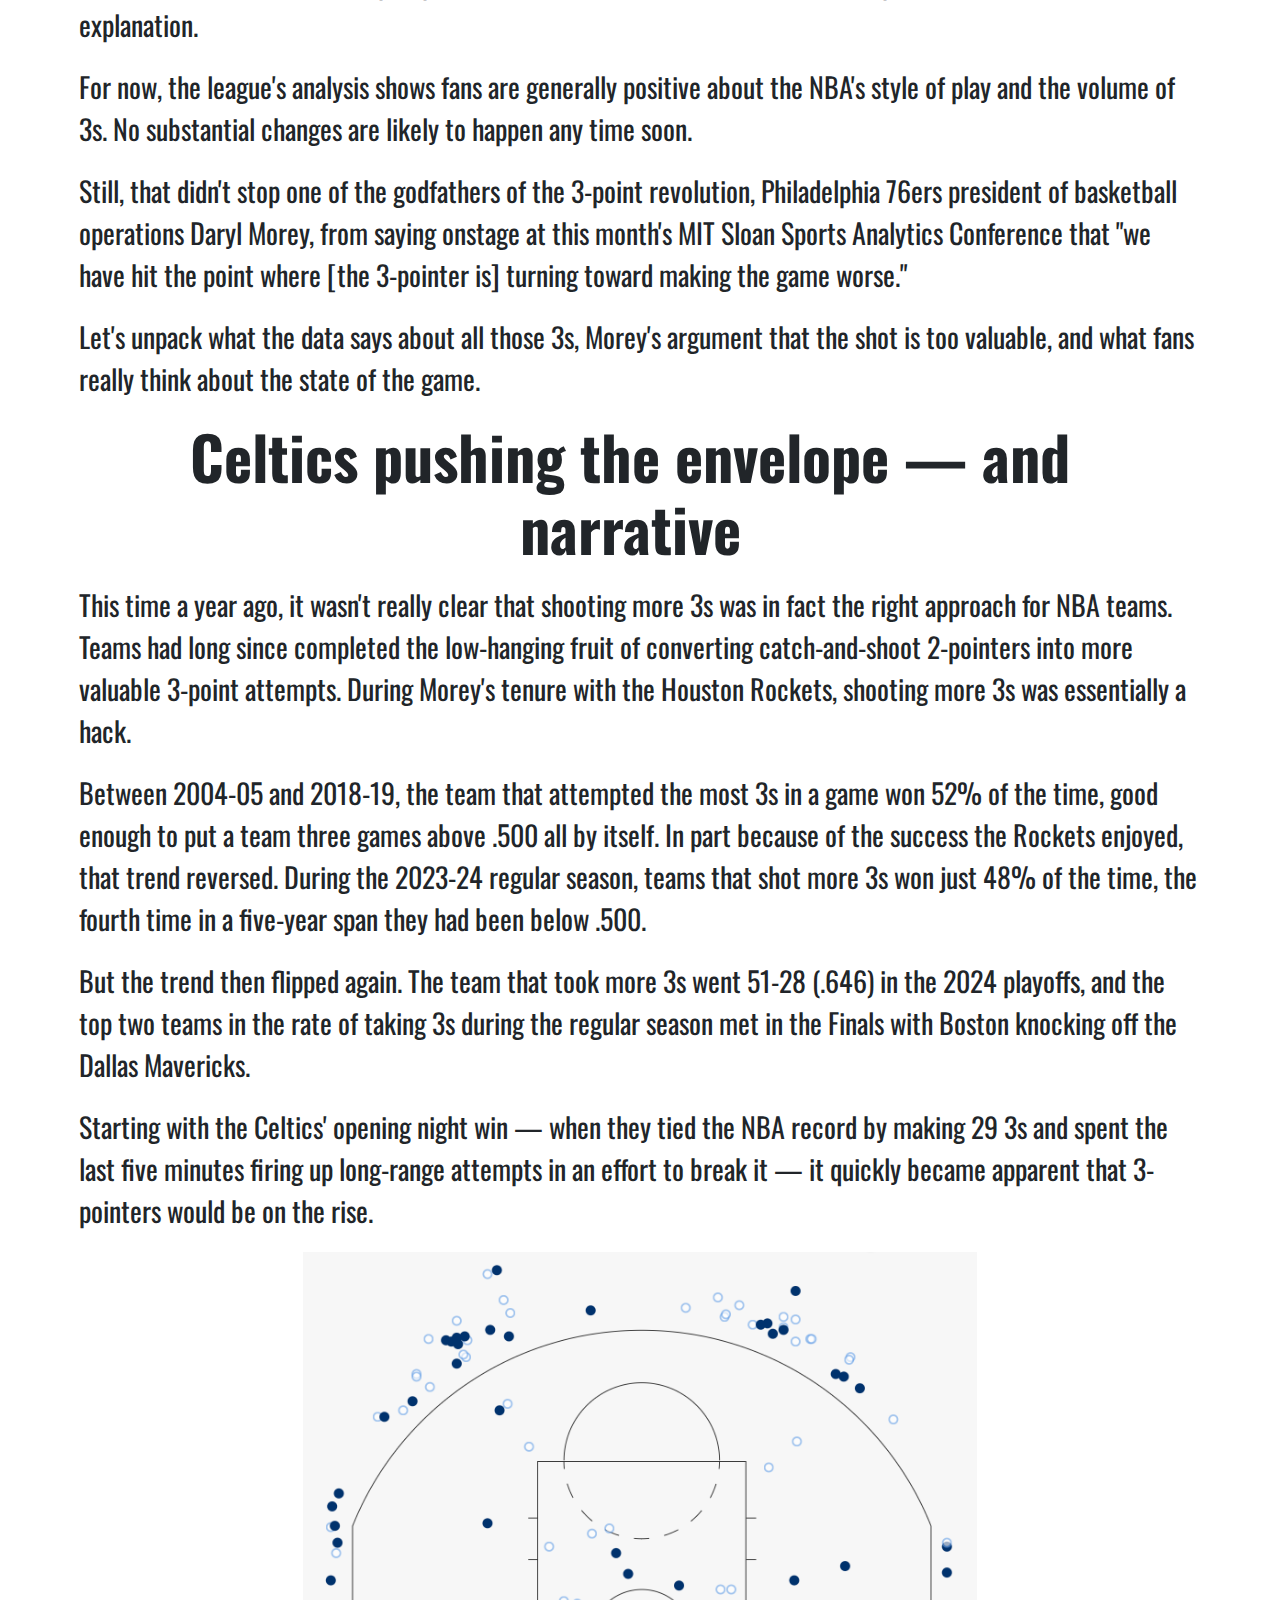
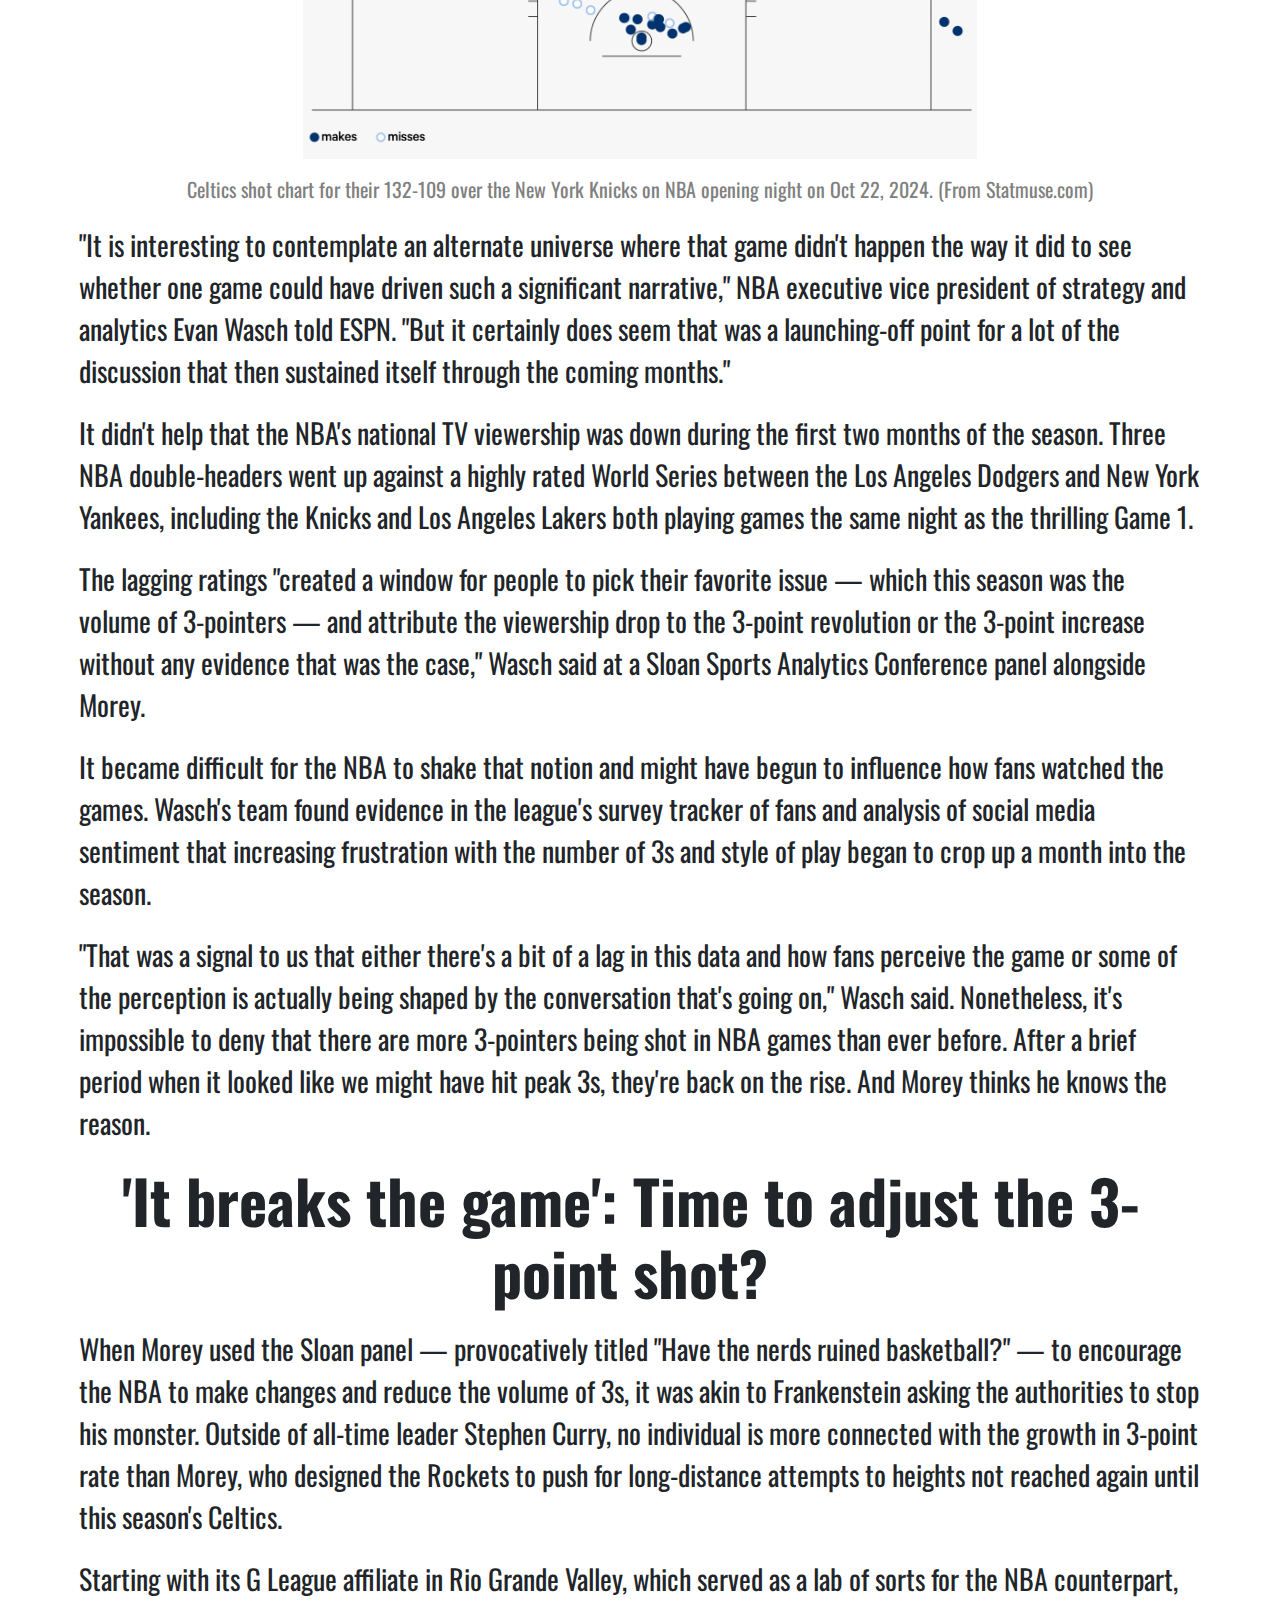
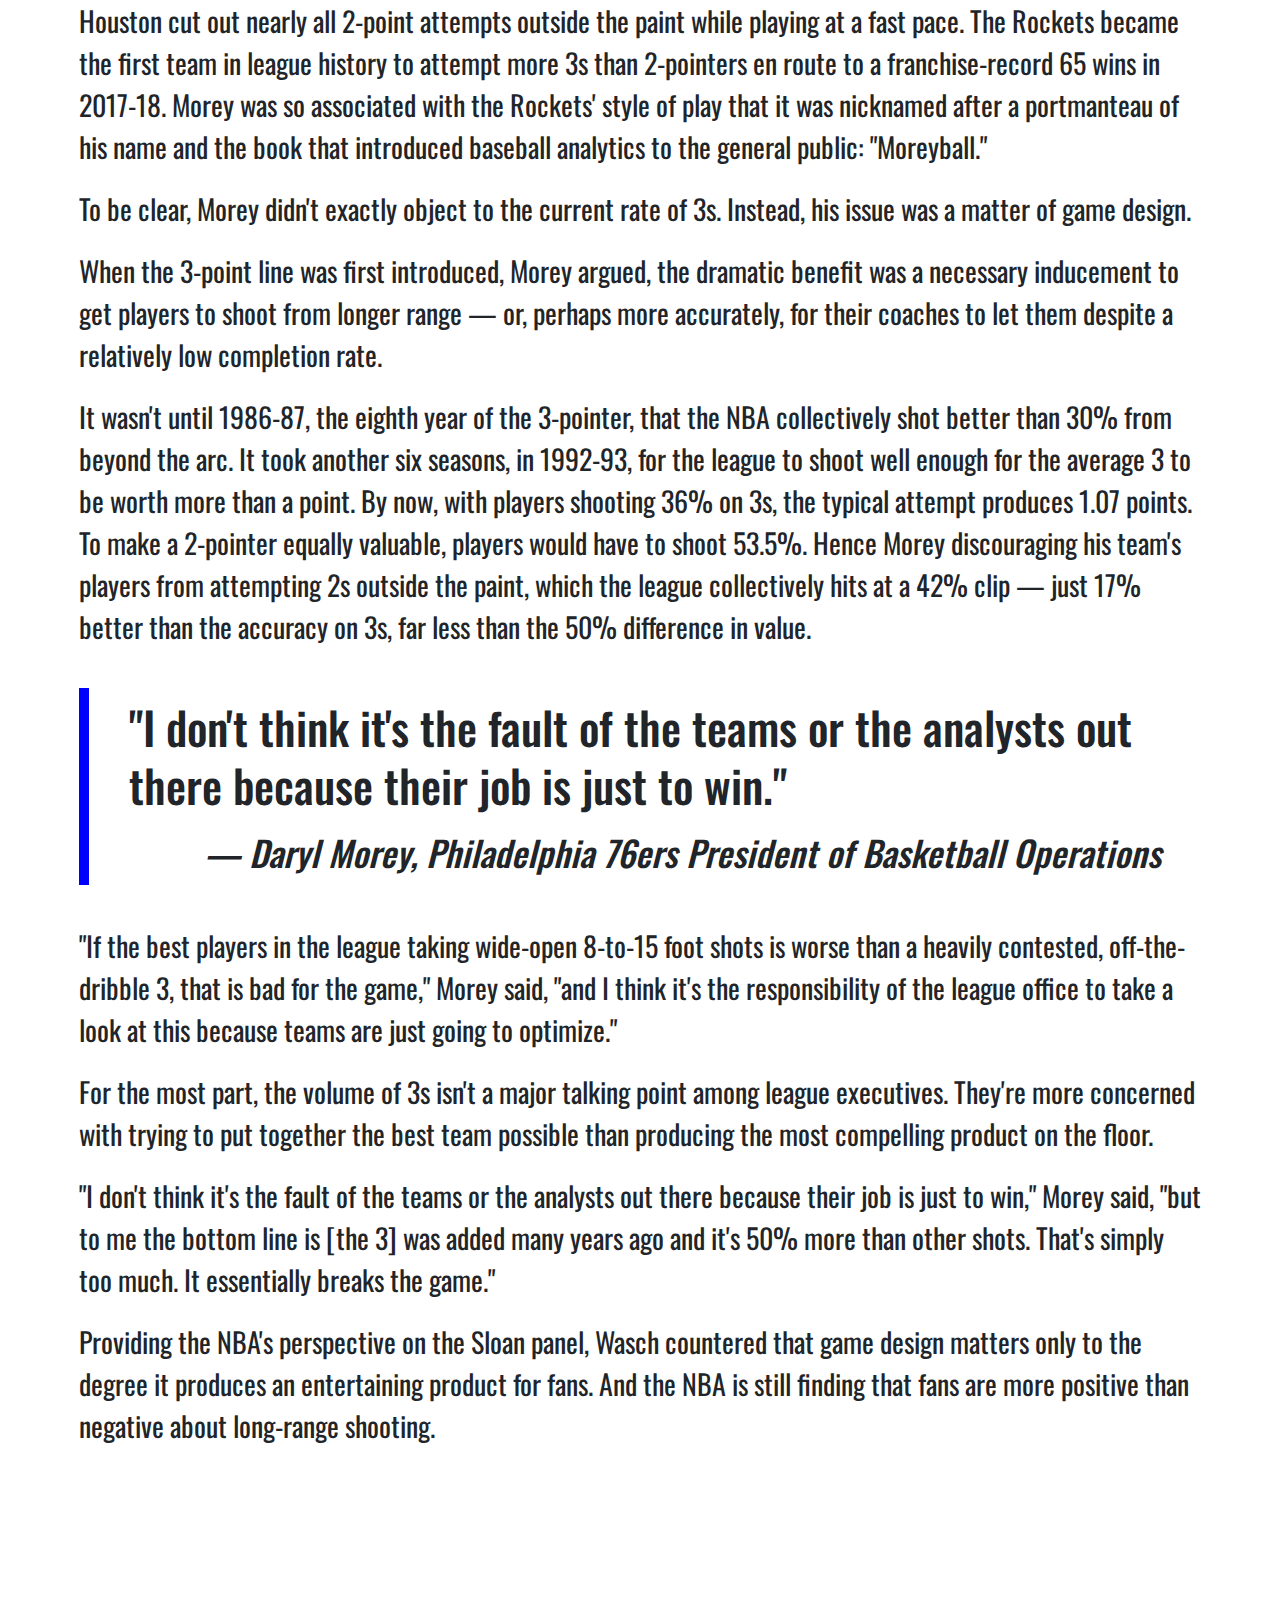
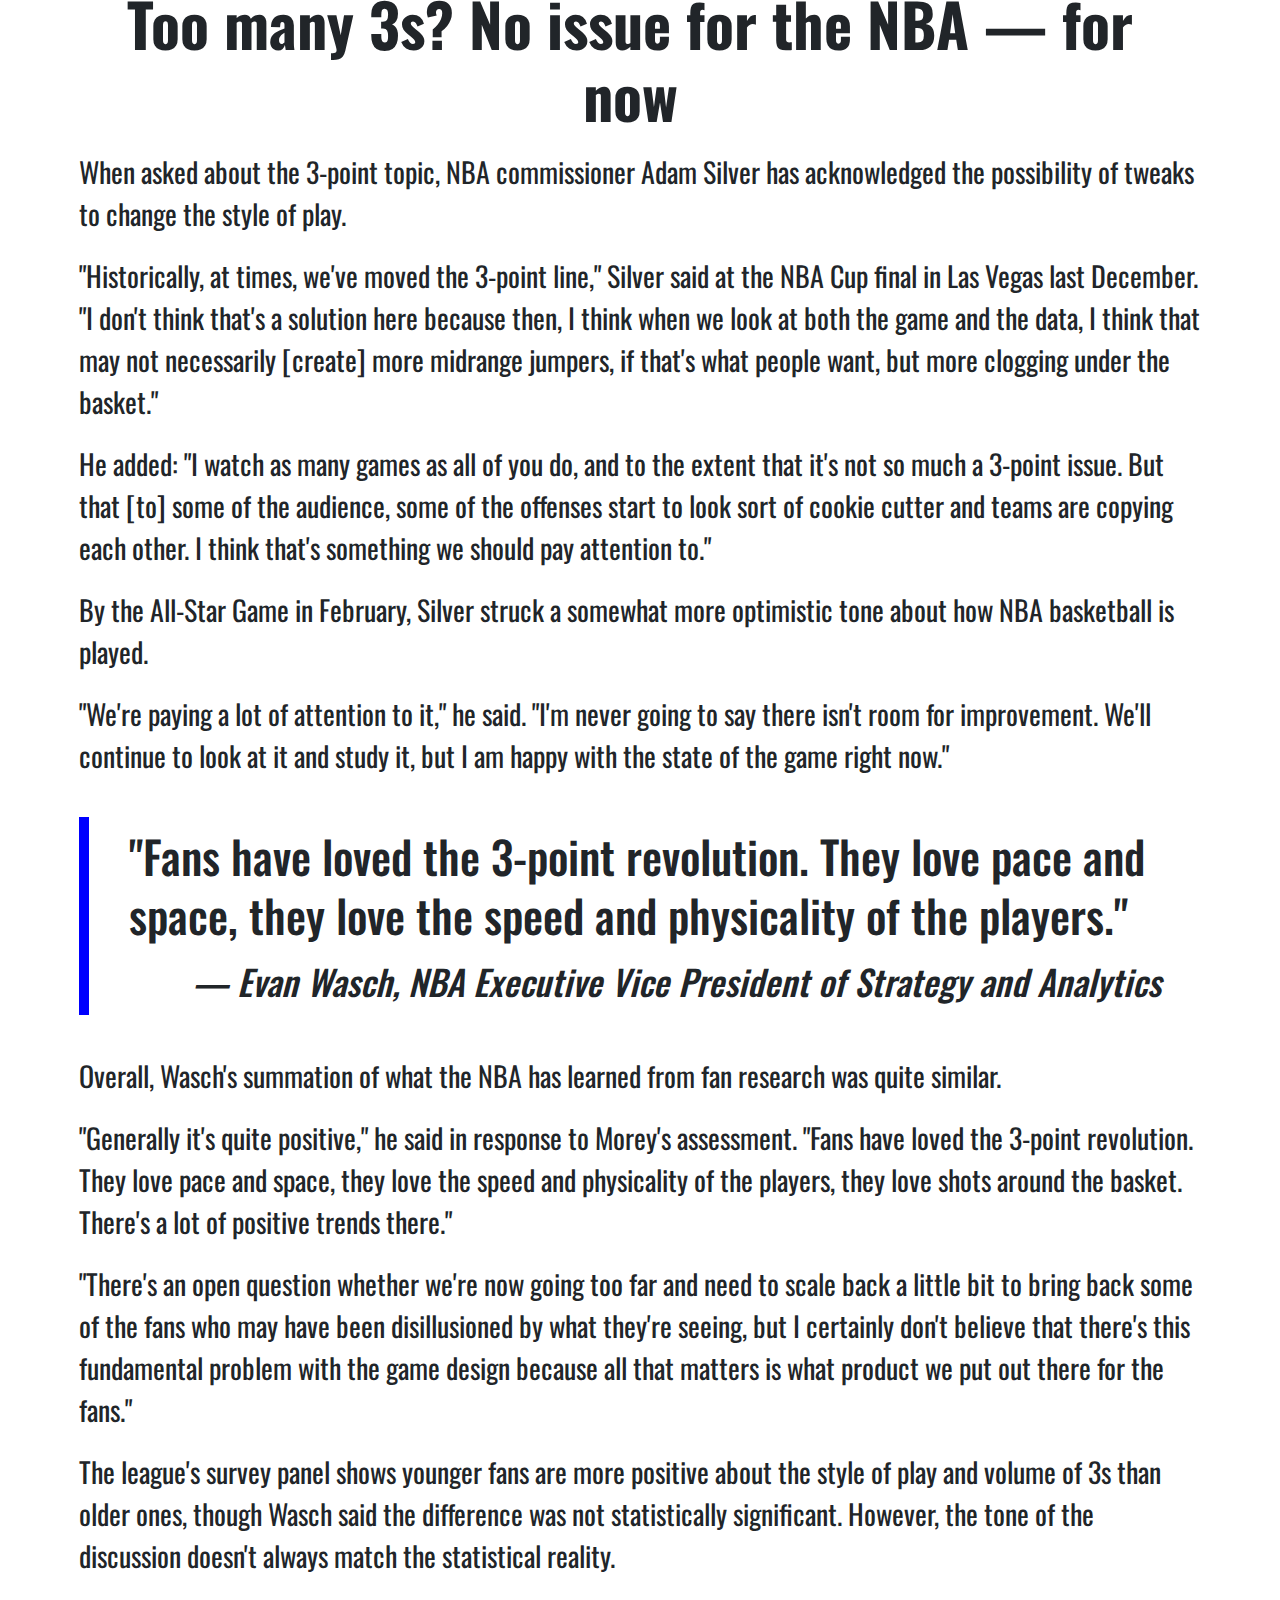
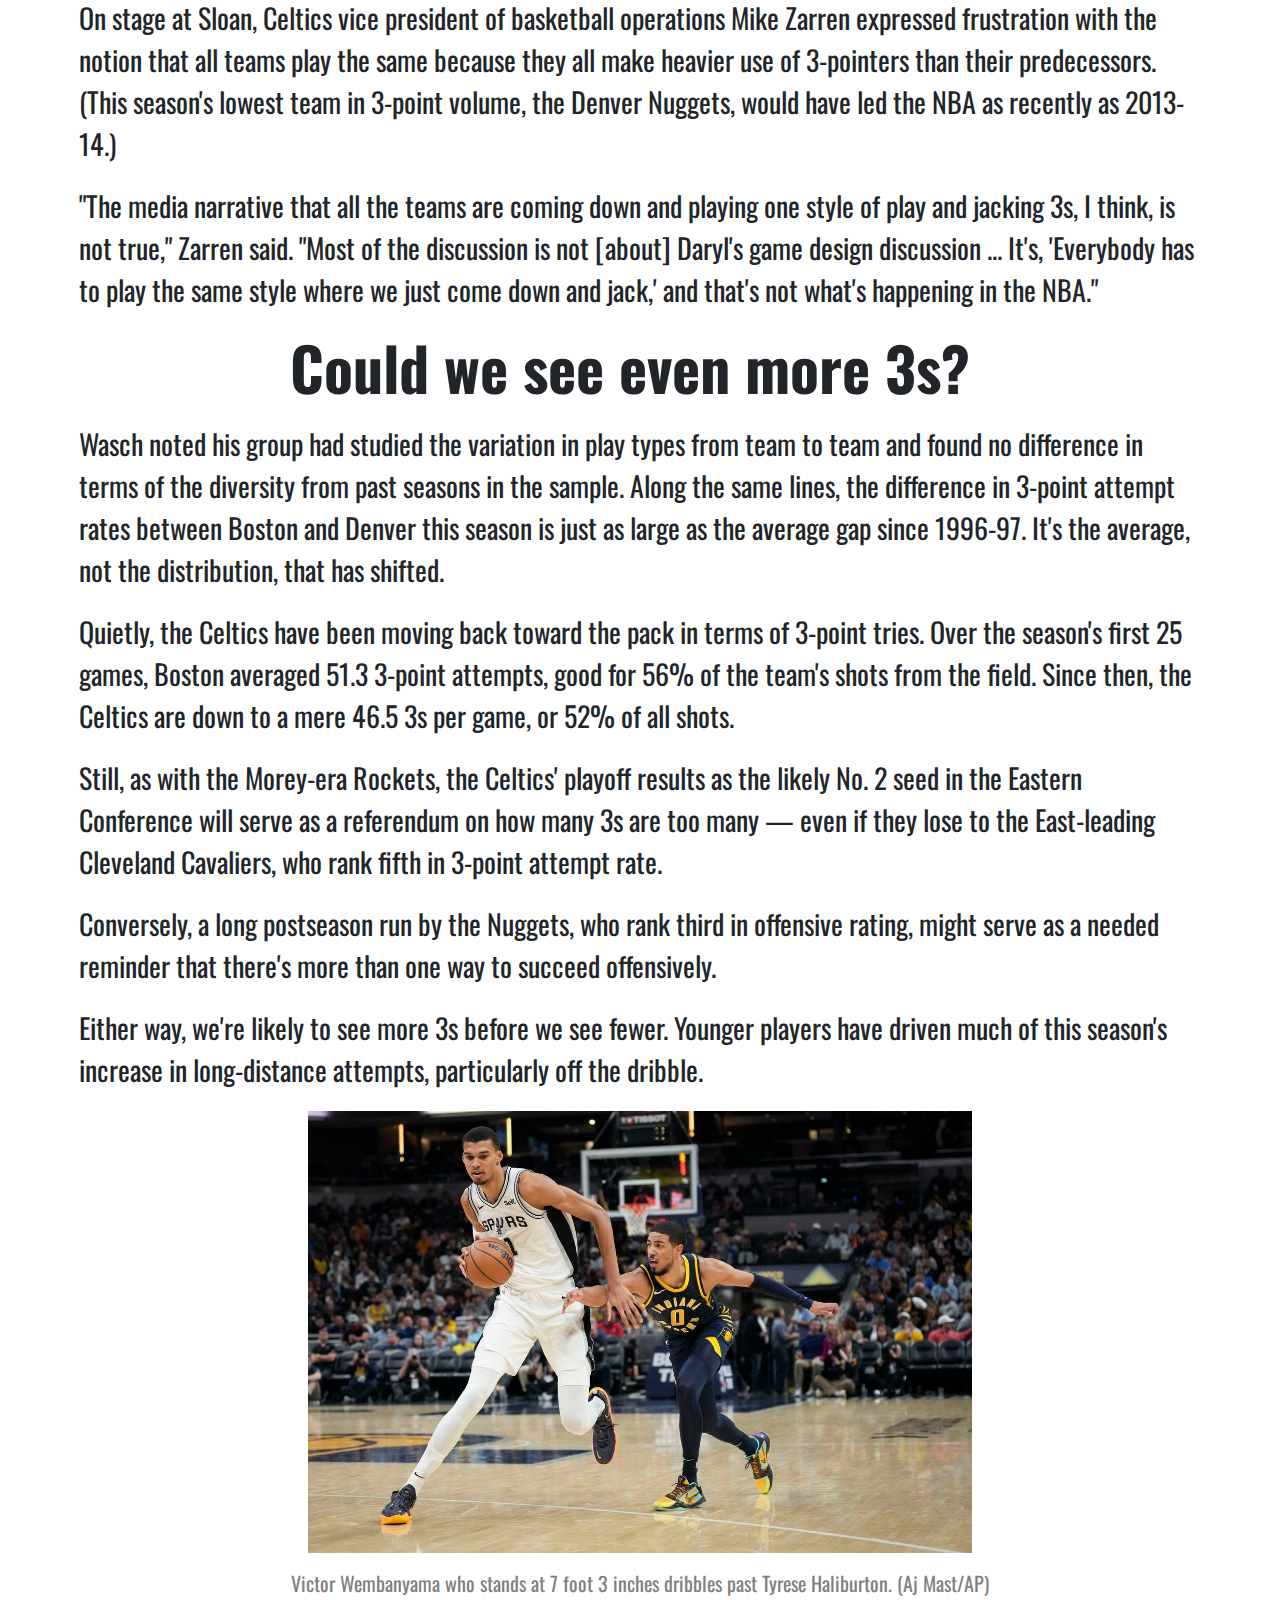
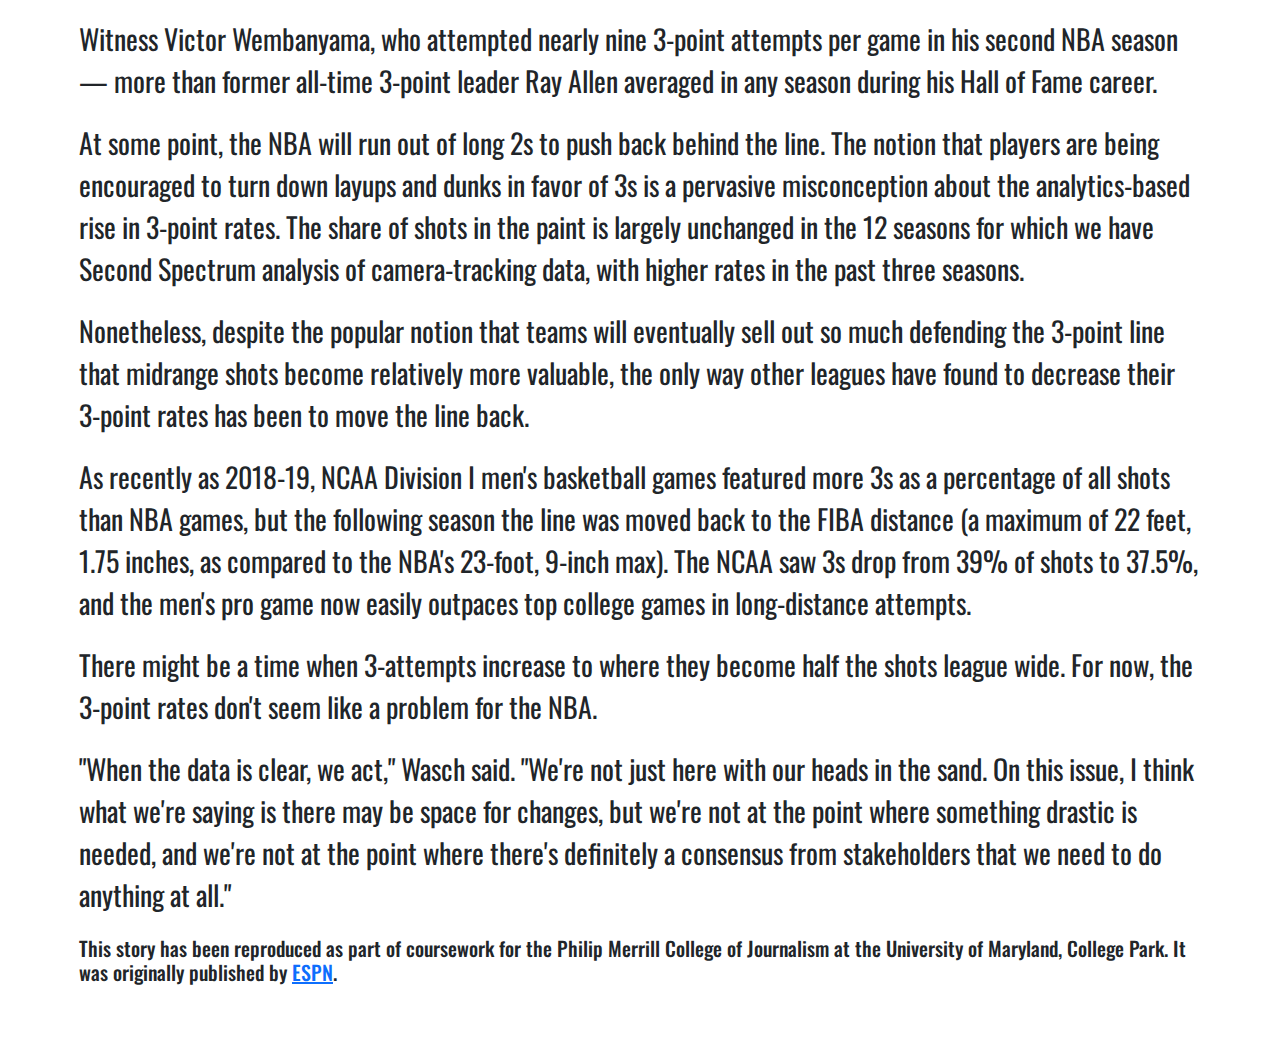
<file: finalproject/index.html>
<!doctype html>
<html lang="en">
    <head>
        <meta charset="utf-8" />
        <meta name="viewport" content="width=device-width, initial-scale=1, shrink-to-fit=no" />
        <title>Brendan Weissel final project</title>

        <!-- Bootstrap CSS -->
        <link
            href="https://cdn.jsdelivr.net/npm/bootstrap@5.3.3/dist/css/bootstrap.min.css"
            rel="stylesheet"
            integrity="sha384-QWTKZyjpPEjISv5WaRU9OFeRpok6YctnYmDr5pNlyT2bRjXh0JMhjY6hW+ALEwIH"
            crossorigin="anonymous" />

        <!-- Oswald Font -->

        <link rel="preconnect" href="https://fonts.googleapis.com" />
        <link rel="preconnect" href="https://fonts.gstatic.com" crossorigin />
        <link href="https://fonts.googleapis.com/css2?family=Oswald:wght@200..700&display=swap" rel="stylesheet" />

        <link href="style.css" rel="stylesheet" />
    </head>

    <body>
        <div class="intro">
            <div class="row" id="headline">
                <h1>Too many 3-pointers? Why the NBA doesn't think it's an issue</h1>
                <h6>Kevin Pelton - Mar 27, 2025 7:00 AM ET</h6>
            </div>

            <div class="row" id="headlinepic">
                <img
                    src="Screenshot%202025-04-21%20at%201.58.42%E2%80%AFPM.png"
                    alt="Jayson Tatum shoots a 3 pointer over OG Anunoby " />
                <p>Jayson Tatum shoots a three pointer over OG Anunoby (Danielle Parhizkaran/Boston Globe)</p>
            </div>
        </div>

        <div class="container-fluid">
            <div class="row bodytext">
                <div class="col">
                    <h4>Has the NBA's Long-Range Revolution Gone Too Far?</h4>

                    <p>
                        When the defending champion Boston Celtics fired up 61 3-pointers on opening night against the
                        New York Knicks, tying the second-most attempts in a regulation NBA game, the result went beyond
                        a nationally televised blowout.
                    </p>

                    <p>
                        It sparked a season long conversation about how many 3-pointers are too many. It's not just
                        Boston. After leveling out around 35 3-point attempts per game the past five years, already an
                        increase of more than 50% from what we saw a decade ago (22.4 per game), the rate of
                        long-distance attempts has gone up to 37.5 so far in 2024-25. Against the backdrop of poor
                        national TV ratings early in the season, 3-pointers became a convenient explanation.
                    </p>

                    <p>
                        For now, the league's analysis shows fans are generally positive about the NBA's style of play
                        and the volume of 3s. No substantial changes are likely to happen any time soon.
                    </p>

                    <div class="flourish-embed flourish-chart" data-src="visualisation/22545883">
                        <script src="https://public.flourish.studio/resources/embed.js"></script>
                        <noscript
                            ><img
                                src="https://public.flourish.studio/visualisation/22545883/thumbnail"
                                width="100%"
                                alt="chart visualization"
                        /></noscript>
                    </div>

                    <p>
                        Still, that didn't stop one of the godfathers of the 3-point revolution, Philadelphia 76ers
                        president of basketball operations Daryl Morey, from saying onstage at this month's MIT Sloan
                        Sports Analytics Conference that "we have hit the point where [the 3-pointer is] turning toward
                        making the game worse."
                    </p>

                    <p>
                        Let's unpack what the data says about all those 3s, Morey's argument that the shot is too
                        valuable, and what fans really think about the state of the game.
                    </p>

                    <h4>Celtics pushing the envelope &mdash; and narrative</h4>

                    <p>
                        This time a year ago, it wasn't really clear that shooting more 3s was in fact the right
                        approach for NBA teams. Teams had long since completed the low-hanging fruit of converting
                        catch-and-shoot 2-pointers into more valuable 3-point attempts. During Morey's tenure with the
                        Houston Rockets, shooting more 3s was essentially a hack.
                    </p>

                    <div class="flourish-embed flourish-chart" data-src="visualisation/22841935">
                        <script src="https://public.flourish.studio/resources/embed.js"></script>
                        <noscript
                            ><img
                                src="https://public.flourish.studio/visualisation/22841935/thumbnail"
                                width="100%"
                                alt="chart visualization"
                        /></noscript>
                    </div>

                    <p>
                        Between 2004-05 and 2018-19, the team that attempted the most 3s in a game won 52% of the time,
                        good enough to put a team three games above .500 all by itself. In part because of the success
                        the Rockets enjoyed, that trend reversed. During the 2023-24 regular season, teams that shot
                        more 3s won just 48% of the time, the fourth time in a five-year span they had been below .500.
                    </p>

                    <p>
                        But the trend then flipped again. The team that took more 3s went 51-28 (.646) in the 2024
                        playoffs, and the top two teams in the rate of taking 3s during the regular season met in the
                        Finals with Boston knocking off the Dallas Mavericks.
                    </p>

                    <p>
                        Starting with the Celtics' opening night win &mdash; when they tied the NBA record by making 29
                        3s and spent the last five minutes firing up long-range attempts in an effort to break it
                        &mdash; it quickly became apparent that 3-pointers would be on the rise.
                    </p>

                    <div class="shotchart">
                        <img
                            src="Screenshot%202025-04-21%20at%201.17.40%E2%80%AFPM.png"
                            alt="Celtics shot chart from 10/22/24 in a 23 point win over the Knicks" />
                        <p>
                            Celtics shot chart for their 132-109 over the New York Knicks on NBA opening night on Oct
                            22, 2024. (From Statmuse.com)
                        </p>
                    </div>

                    <p>
                        "It is interesting to contemplate an alternate universe where that game didn't happen the way it
                        did to see whether one game could have driven such a significant narrative," NBA executive vice
                        president of strategy and analytics Evan Wasch told ESPN. "But it certainly does seem that was a
                        launching-off point for a lot of the discussion that then sustained itself through the coming
                        months."
                    </p>

                    <p>
                        It didn't help that the NBA's national TV viewership was down during the first two months of the
                        season. Three NBA double-headers went up against a highly rated World Series between the Los
                        Angeles Dodgers and New York Yankees, including the Knicks and Los Angeles Lakers both playing
                        games the same night as the thrilling Game 1.
                    </p>

                    <p>
                        The lagging ratings "created a window for people to pick their favorite issue &mdash; which this
                        season was the volume of 3-pointers &mdash; and attribute the viewership drop to the 3-point
                        revolution or the 3-point increase without any evidence that was the case," Wasch said at a
                        Sloan Sports Analytics Conference panel alongside Morey.
                    </p>

                    <p>
                        It became difficult for the NBA to shake that notion and might have begun to influence how fans
                        watched the games. Wasch's team found evidence in the league's survey tracker of fans and
                        analysis of social media sentiment that increasing frustration with the number of 3s and style
                        of play began to crop up a month into the season.
                    </p>

                    <p>
                        "That was a signal to us that either there's a bit of a lag in this data and how fans perceive
                        the game or some of the perception is actually being shaped by the conversation that's going
                        on," Wasch said. Nonetheless, it's impossible to deny that there are more 3-pointers being shot
                        in NBA games than ever before. After a brief period when it looked like we might have hit peak
                        3s, they're back on the rise. And Morey thinks he knows the reason.
                    </p>

                    <h4>'It breaks the game': Time to adjust the 3-point shot?</h4>

                    <p>
                        When Morey used the Sloan panel &mdash; provocatively titled "Have the nerds ruined basketball?"
                        &mdash; to encourage the NBA to make changes and reduce the volume of 3s, it was akin to
                        Frankenstein asking the authorities to stop his monster. Outside of all-time leader Stephen
                        Curry, no individual is more connected with the growth in 3-point rate than Morey, who designed
                        the Rockets to push for long-distance attempts to heights not reached again until this season's
                        Celtics.
                    </p>

                    <p>
                        Starting with its G League affiliate in Rio Grande Valley, which served as a lab of sorts for
                        the NBA counterpart, Houston cut out nearly all 2-point attempts outside the paint while playing
                        at a fast pace. The Rockets became the first team in league history to attempt more 3s than
                        2-pointers en route to a franchise-record 65 wins in 2017-18. Morey was so associated with the
                        Rockets' style of play that it was nicknamed after a portmanteau of his name and the book that
                        introduced baseball analytics to the general public: "Moreyball."
                    </p>

                    <p>
                        To be clear, Morey didn't exactly object to the current rate of 3s. Instead, his issue was a
                        matter of game design.
                    </p>

                    <p>
                        When the 3-point line was first introduced, Morey argued, the dramatic benefit was a necessary
                        inducement to get players to shoot from longer range &mdash; or, perhaps more accurately, for
                        their coaches to let them despite a relatively low completion rate.
                    </p>

                    <p>
                        It wasn't until 1986-87, the eighth year of the 3-pointer, that the NBA collectively shot better
                        than 30% from beyond the arc. It took another six seasons, in 1992-93, for the league to shoot
                        well enough for the average 3 to be worth more than a point. By now, with players shooting 36%
                        on 3s, the typical attempt produces 1.07 points. To make a 2-pointer equally valuable, players
                        would have to shoot 53.5%. Hence Morey discouraging his team's players from attempting 2s
                        outside the paint, which the league collectively hits at a 42% clip &mdash; just 17% better than
                        the accuracy on 3s, far less than the 50% difference in value.
                    </p>

                    <div class="pull-quote">
                        "I don't think it's the fault of the teams or the analysts out there because their job is just
                        to win."
                        <div class="pull-quote-attribution">
                            — Daryl Morey, Philadelphia 76ers President of Basketball Operations
                        </div>
                    </div>

                    <p>
                        "If the best players in the league taking wide-open 8-to-15 foot shots is worse than a heavily
                        contested, off-the-dribble 3, that is bad for the game," Morey said, "and I think it's the
                        responsibility of the league office to take a look at this because teams are just going to
                        optimize."
                    </p>

                    <p>
                        For the most part, the volume of 3s isn't a major talking point among league executives. They're
                        more concerned with trying to put together the best team possible than producing the most
                        compelling product on the floor.
                    </p>

                    <p>
                        "I don't think it's the fault of the teams or the analysts out there because their job is just
                        to win," Morey said, "but to me the bottom line is [the 3] was added many years ago and it's 50%
                        more than other shots. That's simply too much. It essentially breaks the game."
                    </p>

                    <p>
                        Providing the NBA's perspective on the Sloan panel, Wasch countered that game design matters
                        only to the degree it produces an entertaining product for fans. And the NBA is still finding
                        that fans are more positive than negative about long-range shooting.
                    </p>
                </div>
            </div>
        </div>
        <div class="container-fluid">
            <div class="row">
                <div class="col-sm-6">
                    <div class="flourish-embed flourish-chart" data-src="visualisation/22551909">
                        <script src="https://public.flourish.studio/resources/embed.js"></script>
                        <noscript
                            ><img
                                src="https://public.flourish.studio/visualisation/22551909/thumbnail"
                                width="100%"
                                alt="chart visualization"
                        /></noscript>
                    </div>
                </div>
                <div class="col-sm-6">
                    <div class="flourish-embed flourish-chart" data-src="visualisation/22551818">
                        <script src="https://public.flourish.studio/resources/embed.js"></script>
                        <noscript
                            ><img
                                src="https://public.flourish.studio/visualisation/22551818/thumbnail"
                                width="100%"
                                alt="chart visualization"
                        /></noscript>
                    </div>
                </div>
            </div>
        </div>

        <div class="container-fluid">
            <div class="row bodytext">
                <div class="col">
                    <h4>Too many 3s? No issue for the NBA &mdash; for now</h4>

                    <p>
                        When asked about the 3-point topic, NBA commissioner Adam Silver has acknowledged the
                        possibility of tweaks to change the style of play.
                    </p>

                    <p>
                        "Historically, at times, we've moved the 3-point line," Silver said at the NBA Cup final in Las
                        Vegas last December. "I don't think that's a solution here because then, I think when we look at
                        both the game and the data, I think that may not necessarily [create] more midrange jumpers, if
                        that's what people want, but more clogging under the basket."
                    </p>

                    <p>
                        He added: "I watch as many games as all of you do, and to the extent that it's not so much a
                        3-point issue. But that [to] some of the audience, some of the offenses start to look sort of
                        cookie cutter and teams are copying each other. I think that's something we should pay attention
                        to."
                    </p>

                    <p>
                        By the All-Star Game in February, Silver struck a somewhat more optimistic tone about how NBA
                        basketball is played.
                    </p>

                    <p>
                        "We're paying a lot of attention to it," he said. "I'm never going to say there isn't room for
                        improvement. We'll continue to look at it and study it, but I am happy with the state of the
                        game right now."
                    </p>

                    <div class="pull-quote">
                        "Fans have loved the 3-point revolution. They love pace and space, they love the speed and
                        physicality of the players."
                        <div class="pull-quote-attribution">
                            — Evan Wasch, NBA Executive Vice President of Strategy and Analytics
                        </div>
                    </div>

                    <p>Overall, Wasch's summation of what the NBA has learned from fan research was quite similar.</p>

                    <p>
                        "Generally it's quite positive," he said in response to Morey's assessment. "Fans have loved the
                        3-point revolution. They love pace and space, they love the speed and physicality of the
                        players, they love shots around the basket. There's a lot of positive trends there."
                    </p>

                    <p>
                        "There's an open question whether we're now going too far and need to scale back a little bit to
                        bring back some of the fans who may have been disillusioned by what they're seeing, but I
                        certainly don't believe that there's this fundamental problem with the game design because all
                        that matters is what product we put out there for the fans."
                    </p>

                    <p>
                        The league's survey panel shows younger fans are more positive about the style of play and
                        volume of 3s than older ones, though Wasch said the difference was not statistically
                        significant. However, the tone of the discussion doesn't always match the statistical reality.
                    </p>

                    <p>
                        On stage at Sloan, Celtics vice president of basketball operations Mike Zarren expressed
                        frustration with the notion that all teams play the same because they all make heavier use of
                        3-pointers than their predecessors. (This season's lowest team in 3-point volume, the Denver
                        Nuggets, would have led the NBA as recently as 2013-14.)
                    </p>

                    <p>
                        "The media narrative that all the teams are coming down and playing one style of play and
                        jacking 3s, I think, is not true," Zarren said. "Most of the discussion is not [about] Daryl's
                        game design discussion ... It's, 'Everybody has to play the same style where we just come down
                        and jack,' and that's not what's happening in the NBA."
                    </p>

                    <h4>Could we see even more 3s?</h4>

                    <p>
                        Wasch noted his group had studied the variation in play types from team to team and found no
                        difference in terms of the diversity from past seasons in the sample. Along the same lines, the
                        difference in 3-point attempt rates between Boston and Denver this season is just as large as
                        the average gap since 1996-97. It's the average, not the distribution, that has shifted.
                    </p>

                    <p>
                        Quietly, the Celtics have been moving back toward the pack in terms of 3-point tries. Over the
                        season's first 25 games, Boston averaged 51.3 3-point attempts, good for 56% of the team's shots
                        from the field. Since then, the Celtics are down to a mere 46.5 3s per game, or 52% of all
                        shots.
                    </p>

                    <p>
                        Still, as with the Morey-era Rockets, the Celtics' playoff results as the likely No. 2 seed in
                        the Eastern Conference will serve as a referendum on how many 3s are too many &mdash; even if
                        they lose to the East-leading Cleveland Cavaliers, who rank fifth in 3-point attempt rate.
                    </p>

                    <p>
                        Conversely, a long postseason run by the Nuggets, who rank third in offensive rating, might
                        serve as a needed reminder that there's more than one way to succeed offensively.
                    </p>

                    <p>
                        Either way, we're likely to see more 3s before we see fewer. Younger players have driven much of
                        this season's increase in long-distance attempts, particularly off the dribble.
                    </p>

                    <div class="row" id="victor">
                        <img
                            src="GL3XIDNJ3NEGLLZ3JNXTVNF2QM.jpg"
                            alt="Victor Wembanyama dribbles past Tyrese Haliburton" />
                        <p>
                            Victor Wembanyama who stands at 7 foot 3 inches dribbles past Tyrese Haliburton. (Aj
                            Mast/AP)
                        </p>
                    </div>

                    <p>
                        Witness Victor Wembanyama, who attempted nearly nine 3-point attempts per game in his second NBA
                        season &mdash; more than former all-time 3-point leader Ray Allen averaged in any season during
                        his Hall of Fame career.
                    </p>

                    <p>
                        At some point, the NBA will run out of long 2s to push back behind the line. The notion that
                        players are being encouraged to turn down layups and dunks in favor of 3s is a pervasive
                        misconception about the analytics-based rise in 3-point rates. The share of shots in the paint
                        is largely unchanged in the 12 seasons for which we have Second Spectrum analysis of
                        camera-tracking data, with higher rates in the past three seasons.
                    </p>

                    <p>
                        Nonetheless, despite the popular notion that teams will eventually sell out so much defending
                        the 3-point line that midrange shots become relatively more valuable, the only way other leagues
                        have found to decrease their 3-point rates has been to move the line back.
                    </p>

                    <p>
                        As recently as 2018-19, NCAA Division I men's basketball games featured more 3s as a percentage
                        of all shots than NBA games, but the following season the line was moved back to the FIBA
                        distance (a maximum of 22 feet, 1.75 inches, as compared to the NBA's 23-foot, 9-inch max). The
                        NCAA saw 3s drop from 39% of shots to 37.5%, and the men's pro game now easily outpaces top
                        college games in long-distance attempts.
                    </p>

                    <p>
                        There might be a time when 3-attempts increase to where they become half the shots league wide.
                        For now, the 3-point rates don't seem like a problem for the NBA.
                    </p>

                    <p>
                        "When the data is clear, we act," Wasch said. "We're not just here with our heads in the sand.
                        On this issue, I think what we're saying is there may be space for changes, but we're not at the
                        point where something drastic is needed, and we're not at the point where there's definitely a
                        consensus from stakeholders that we need to do anything at all."
                    </p>

                    <h5>
                        This story has been reproduced as part of coursework for the Philip Merrill College of
                        Journalism at the University of Maryland, College Park. It was originally published by
                        <a href="https://www.espn.com/nba/story/_/id/44422379/too-many-3-pointers-why-nba-think-issue"
                            >ESPN</a
                        >.
                    </h5>

                    <!-- ADD LINK TO ESPN -->
                </div>
            </div>
        </div>
    </body>
</html>
</file>
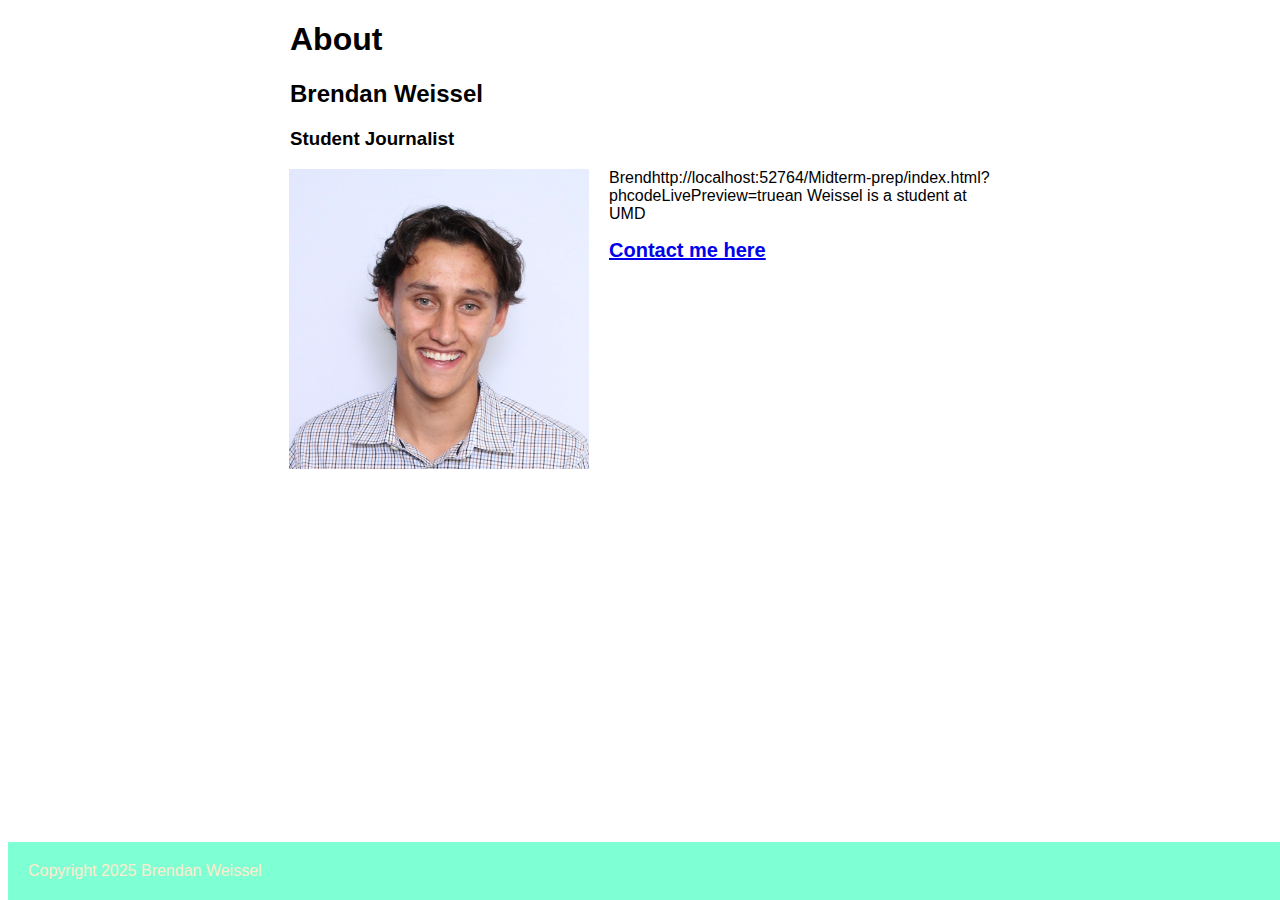
<file: Midterm-prep/index.html>
<!doctype html>

<html lang="en">
    <head>
        <meta charset="utf-8" />
        <meta name="viewport" content="width=device-width, initial-scale=1, shrink-to-fit=no" />
        <link href="style.css" rel="stylesheet" />
        <title>Brendan Weissel Midterm Prep</title>
    </head>

    <body>
        <div id="info">
            <h1>About</h1>
            <h2>Brendan Weissel</h2>
            <h3>Student Journalist</h3>
            <img src="0365.JPG" alt="Brendan Weissel headshot" id="headshot" />
            <p>
                Brendhttp://localhost:52764/Midterm-prep/index.html?phcodeLivePreview=truean Weissel is a student at UMD
            </p>
            <div id="contact">
                <a href="mailto:Weisselb@terpmail.umd.edu">Contact me here</a>
            </div>
        </div>
        <div id="footer">
            <footer>Copyright 2025 Brendan Weissel</footer>
        </div>
    </body>
</html>
</file>
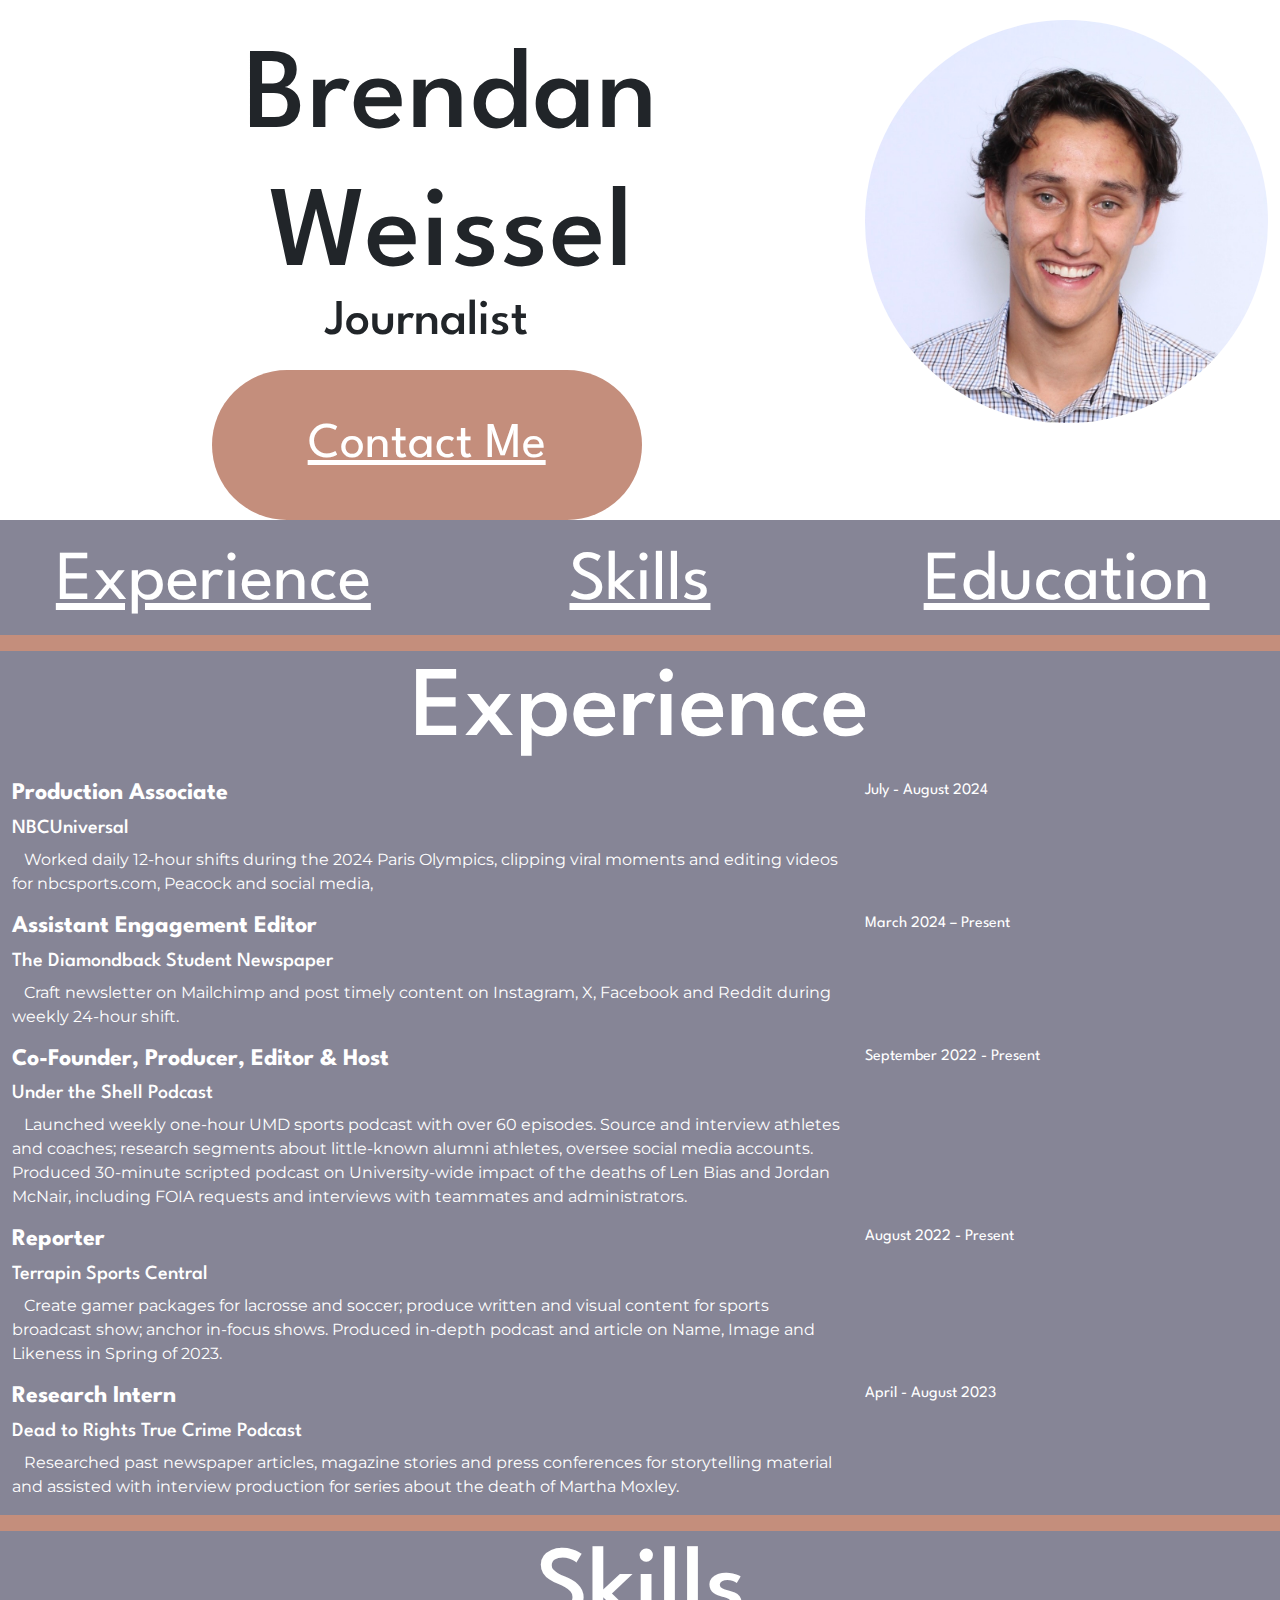
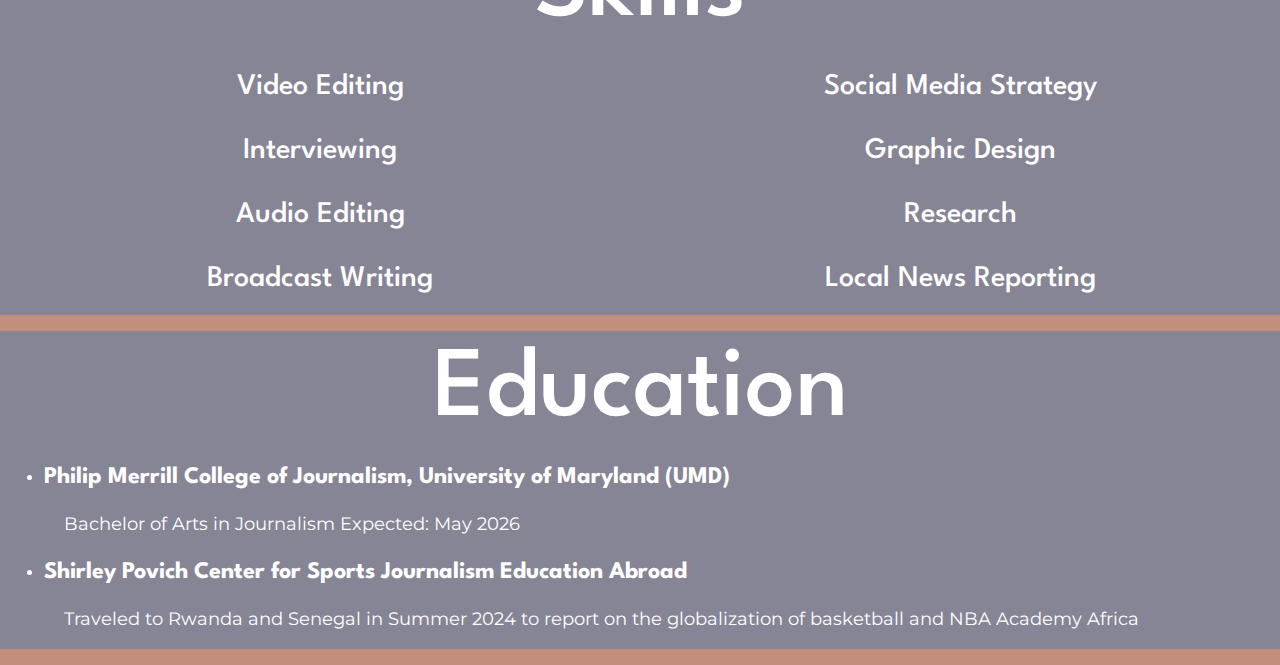
<file: online-portfolio/index.html>
<!doctype html>
<html lang="en">
    <head>
        <meta charset="UTF-8" />
        <meta name="viewport" content="width=device-width, initial-scale=1" />

        <title>Brendan Weissel Portfolio</title>
        <link
            href="https://cdn.jsdelivr.net/npm/bootstrap@5.3.3/dist/css/bootstrap.min.css"
            rel="stylesheet"
            integrity="sha384-QWTKZyjpPEjISv5WaRU9OFeRpok6YctnYmDr5pNlyT2bRjXh0JMhjY6hW+ALEwIH"
            crossorigin="anonymous" />

        <link rel="preconnect" href="https://fonts.googleapis.com" />
        <link rel="preconnect" href="https://fonts.gstatic.com" crossorigin />
        <link
            href="https://fonts.googleapis.com/css2?family=League+Spartan:wght@100..900&family=Montserrat:ital,wght@0,100..900;1,100..900&display=swap"
            rel="stylesheet" />

        <link href="style.css" rel="stylesheet" />
    </head>

    <!-- INTRO -->
    <body>
        <div class="container-fluid">
            <div class="row" id="namebutton">
                <div class="col-sm-8">
                    <h1>Brendan Weissel</h1>
                    <h2>Journalist</h2>
                    <a href="mailto:weisselb@terpmail.umd.edu" class="button">Contact Me</a>
                </div>
                <div class="col-sm-4">
                    <img src="0362.JPG" alt="Brendan Weissel headshot" />
                </div>
            </div>
            <div class="row" id="intro">
                <div class="col-sm-4" id="experience">
                    <p><a href="#experience-section">Experience</a></p>
                </div>
                <div class="col-sm-4" id="skills">
                    <p><a href="#skills-section">Skills</a></p>
                </div>
                <div class="col-sm-4" id="education">
                    <p><a href="#education-section">Education</a></p>
                </div>
            </div>
        </div>

        <!-- EXPERIENCE -->

        <div class="container-fluid content">
            <div class="row">
                <div class="col-sm-12">
                    <h3 id="experience-section">Experience</h3>
                </div>
            </div>

            <div class="experience-section">
                <div class="row">
                    <div class="col-sm-8">
                        <h4 class="job-title">Production Associate</h4>
                        <h5 class="company">NBCUniversal</h5>
                        <p class="description">
                            Worked daily 12-hour shifts during the 2024 Paris Olympics, clipping viral moments and
                            editing videos for nbcsports.com, Peacock and social media,
                        </p>
                    </div>
                    <div class="col-sm-4">
                        <p class="job-date">July - August 2024</p>
                    </div>
                </div>

                <div class="row">
                    <div class="col-sm-8">
                        <h4 class="job-title">Assistant Engagement Editor</h4>
                        <h5 class="company">The Diamondback Student Newspaper</h5>
                        <p class="description">
                            Craft newsletter on Mailchimp and post timely content on Instagram, X, Facebook and Reddit
                            during weekly 24-hour shift.
                        </p>
                    </div>
                    <div class="col-sm-4">
                        <p class="job-date">March 2024 – Present</p>
                    </div>
                </div>

                <div class="row">
                    <div class="col-sm-8">
                        <h4 class="job-title">Co-Founder, Producer, Editor & Host</h4>
                        <h5 class="company">Under the Shell Podcast</h5>
                        <p class="description">
                            Launched weekly one-hour UMD sports podcast with over 60 episodes. Source and interview
                            athletes and coaches; research segments about little-known alumni athletes, oversee social
                            media accounts. Produced 30-minute scripted podcast on University-wide impact of the deaths
                            of Len Bias and Jordan McNair, including FOIA requests and interviews with teammates and
                            administrators.
                        </p>
                    </div>
                    <div class="col-sm-4">
                        <p class="job-date">September 2022 - Present</p>
                    </div>
                </div>

                <div class="row">
                    <div class="col-sm-8">
                        <h4 class="job-title">Reporter</h4>
                        <h5 class="company">Terrapin Sports Central</h5>
                        <p class="description">
                            Create gamer packages for lacrosse and soccer; produce written and visual content for sports
                            broadcast show; anchor in-focus shows. Produced in-depth podcast and article on Name, Image
                            and Likeness in Spring of 2023.
                        </p>
                    </div>
                    <div class="col-sm-4">
                        <p class="job-date">August 2022 - Present</p>
                    </div>
                </div>

                <div class="row">
                    <div class="col-sm-8">
                        <h4 class="job-title">Research Intern</h4>
                        <h5 class="company">Dead to Rights True Crime Podcast</h5>
                        <p class="description">
                            Researched past newspaper articles, magazine stories and press conferences for storytelling
                            material and assisted with interview production for series about the death of Martha Moxley.
                        </p>
                    </div>
                    <div class="col-sm-4">
                        <p class="job-date">April - August 2023</p>
                    </div>
                </div>
            </div>
        </div>

        <!-- SKILLS -->

        <div class="container-fluid content">
            <div class="row">
                <div class="col-sm-12">
                    <h3 id="skills-section">Skills</h3>
                </div>
            </div>

            <div class="skills-section">
                <div class="row">
                    <div class="col-md-6 text-center">
                        <h6>Video Editing</h6>
                        <h6>Interviewing</h6>
                        <h6>Audio Editing</h6>
                        <h6>Broadcast Writing</h6>
                    </div>
                    <div class="col-md-6 text-center">
                        <h6>Social Media Strategy</h6>
                        <h6>Graphic Design</h6>
                        <h6>Research</h6>
                        <h6>Local News Reporting</h6>
                    </div>
                </div>
            </div>
        </div>

        <!-- EDUCATION -->

        <div class="container-fluid content">
            <div class="row">
                <div class="col-sm-12" id="education-section"><h3>Education</h3></div>
            </div>

            <div class="education-section">
                <div class="row">
                    <div class="col-sm-12">
                        <ul class="education-list">
                            <li>
                                <p class="schoolname">
                                    Philip Merrill College of Journalism, University of Maryland (UMD)
                                </p>
                                <p class="degree">Bachelor of Arts in Journalism Expected: May 2026</p>
                            </li>
                            <li>
                                <p class="schoolname">Shirley Povich Center for Sports Journalism Education Abroad</p>
                                <p class="degree">
                                    Traveled to Rwanda and Senegal in Summer 2024 to report on the globalization of
                                    basketball and NBA Academy Africa
                                </p>
                            </li>
                        </ul>
                    </div>
                </div>
            </div>
        </div>
    </body>
</html>
</file>
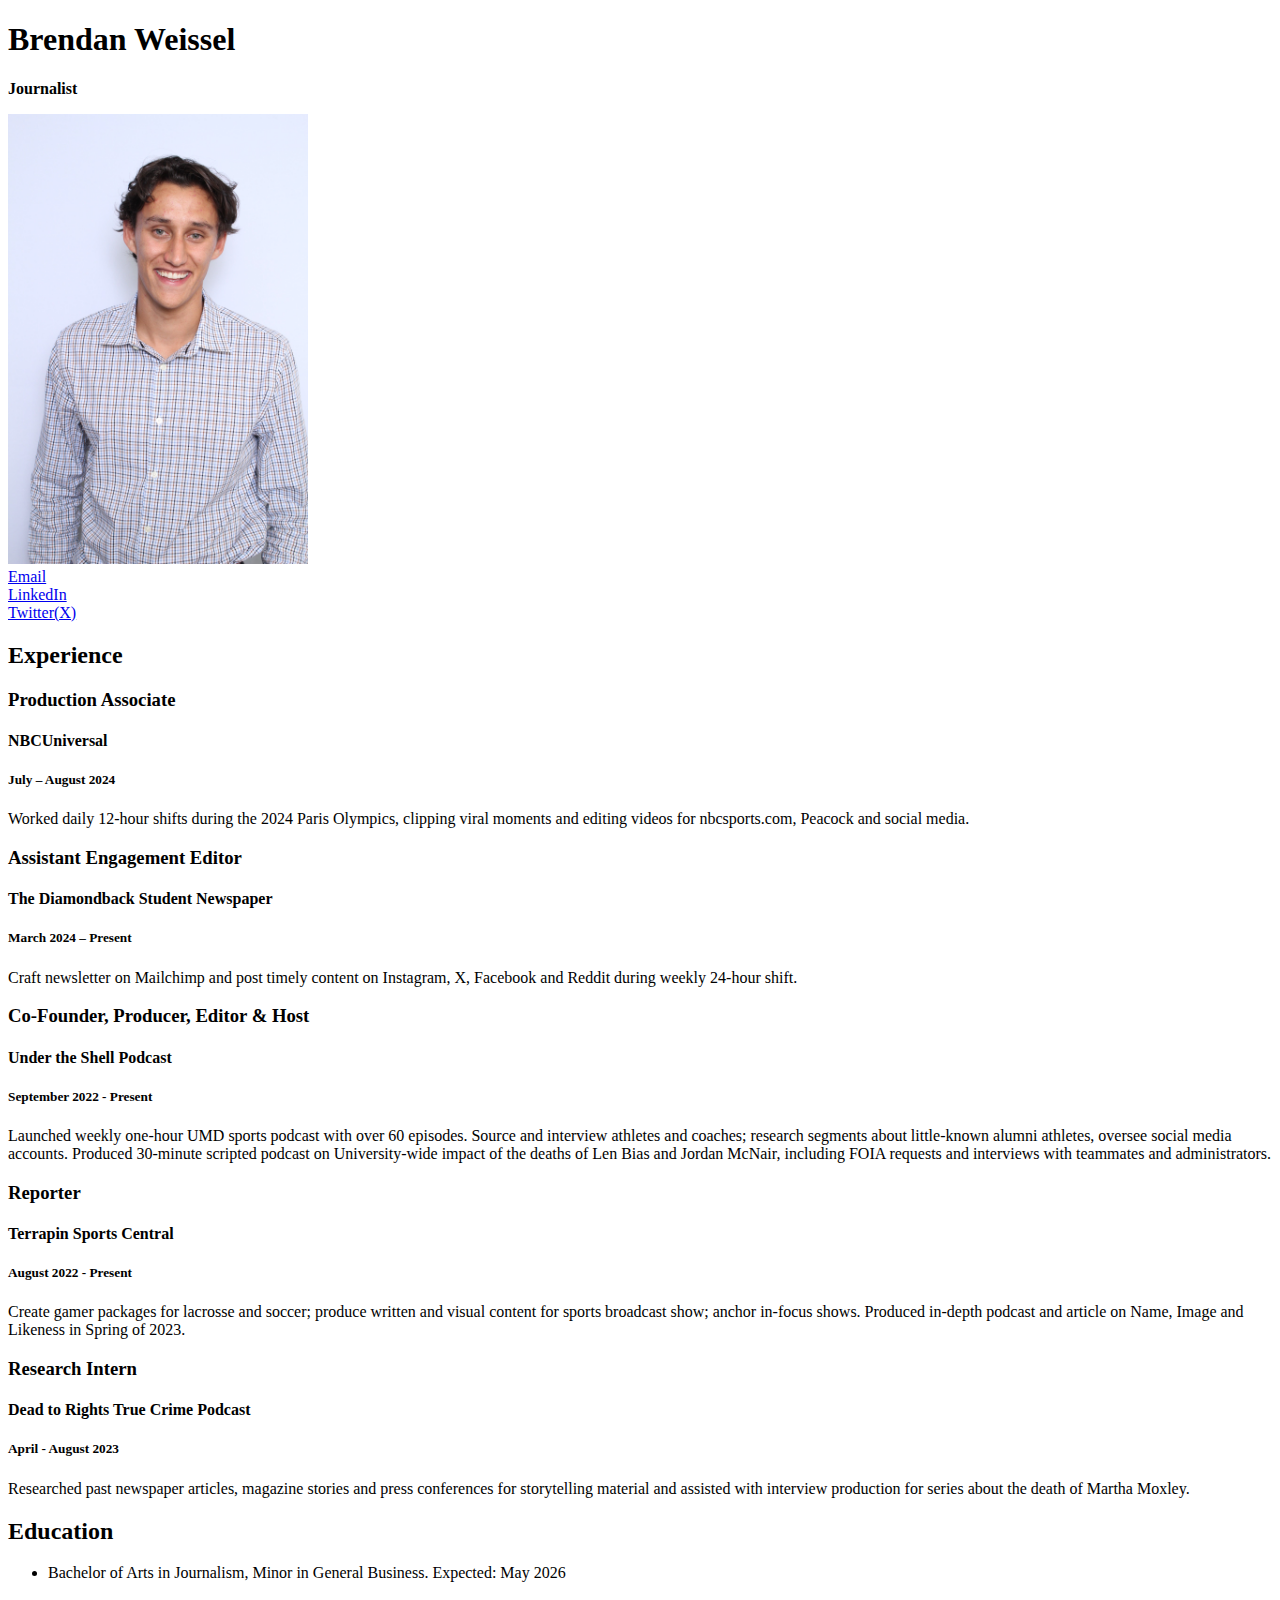
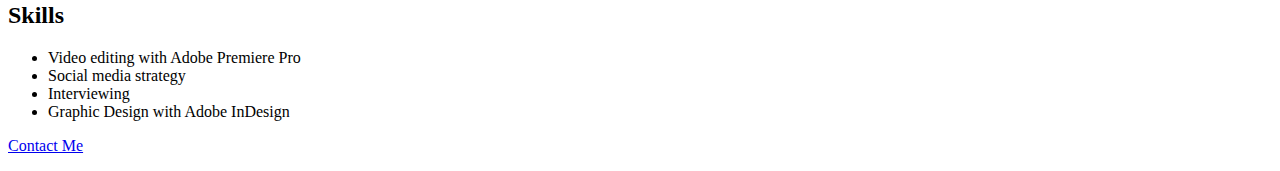
<file: resume.html>
<!doctype html>
<html lang="en-US">
  <head>
    <title>Brendan Weissel Resume</title>
  </head>
  <body>
    <!--I built this myself!-->
    <h1>Brendan Weissel</h1>
    <p><strong>Journalist</strong></p>
    <img src="0362.JPG" alt="Brendan Weissel headshot" width="300" />
    <div id="contact">
      <a href="mailto:Weisselb@terpmail.umd.edu">Email</a>
      <br />
      <a href="https://www.linkedin.com/in/brendan-weissel/" target="_blank">LinkedIn</a>
      <br />
      <a href="https://x.com/BWeissel" target="_blank">Twitter(X)</a>
    </div>
    <h2>Experience</h2>

    <h3>Production Associate</h3>
    <h4>NBCUniversal</h4>
    <h5>July – August 2024</h5>
    <p>
      Worked daily 12-hour shifts during the 2024 Paris Olympics, clipping viral moments and editing videos for
      nbcsports.com, Peacock and social media.
    </p>

    <h3>Assistant Engagement Editor</h3>
    <h4>The Diamondback Student Newspaper</h4>
    <h5>March 2024 – Present</h5>
    <p>
      Craft newsletter on Mailchimp and post timely content on Instagram, X, Facebook and Reddit during weekly 24-hour
      shift.
    </p>

    <h3>Co-Founder, Producer, Editor & Host</h3>
    <h4>Under the Shell Podcast</h4>
    <h5>September 2022 - Present</h5>
    <p>
      Launched weekly one-hour UMD sports podcast with over 60 episodes. Source and interview athletes and coaches;
      research segments about little-known alumni athletes, oversee social media accounts. Produced 30-minute scripted
      podcast on University-wide impact of the deaths of Len Bias and Jordan McNair, including FOIA requests and
      interviews with teammates and administrators.
    </p>

    <h3>Reporter</h3>
    <h4>Terrapin Sports Central</h4>
    <h5>August 2022 - Present</h5>
    <p>
      Create gamer packages for lacrosse and soccer; produce written and visual content for sports broadcast show;
      anchor in-focus shows. Produced in-depth podcast and article on Name, Image and Likeness in Spring of 2023.
    </p>

    <h3>Research Intern</h3>
    <h4>Dead to Rights True Crime Podcast</h4>
    <h5>April - August 2023</h5>
    <p>
      Researched past newspaper articles, magazine stories and press conferences for storytelling material and assisted
      with interview production for series about the death of Martha Moxley.
    </p>

    <h2>Education</h2>
    <ul>
      <li>Bachelor of Arts in Journalism, Minor in General Business. Expected: May 2026</li>
    </ul>

    <h2>Skills</h2>
    <ul>
      <li>Video editing with Adobe Premiere Pro</li>
      <li>Social media strategy</li>
      <li>Interviewing</li>
      <li>Graphic Design with Adobe InDesign</li>
    </ul>
    <p>
      <a href="#contact">Contact Me</a>
    </p>
  </body>
</html>
</file>
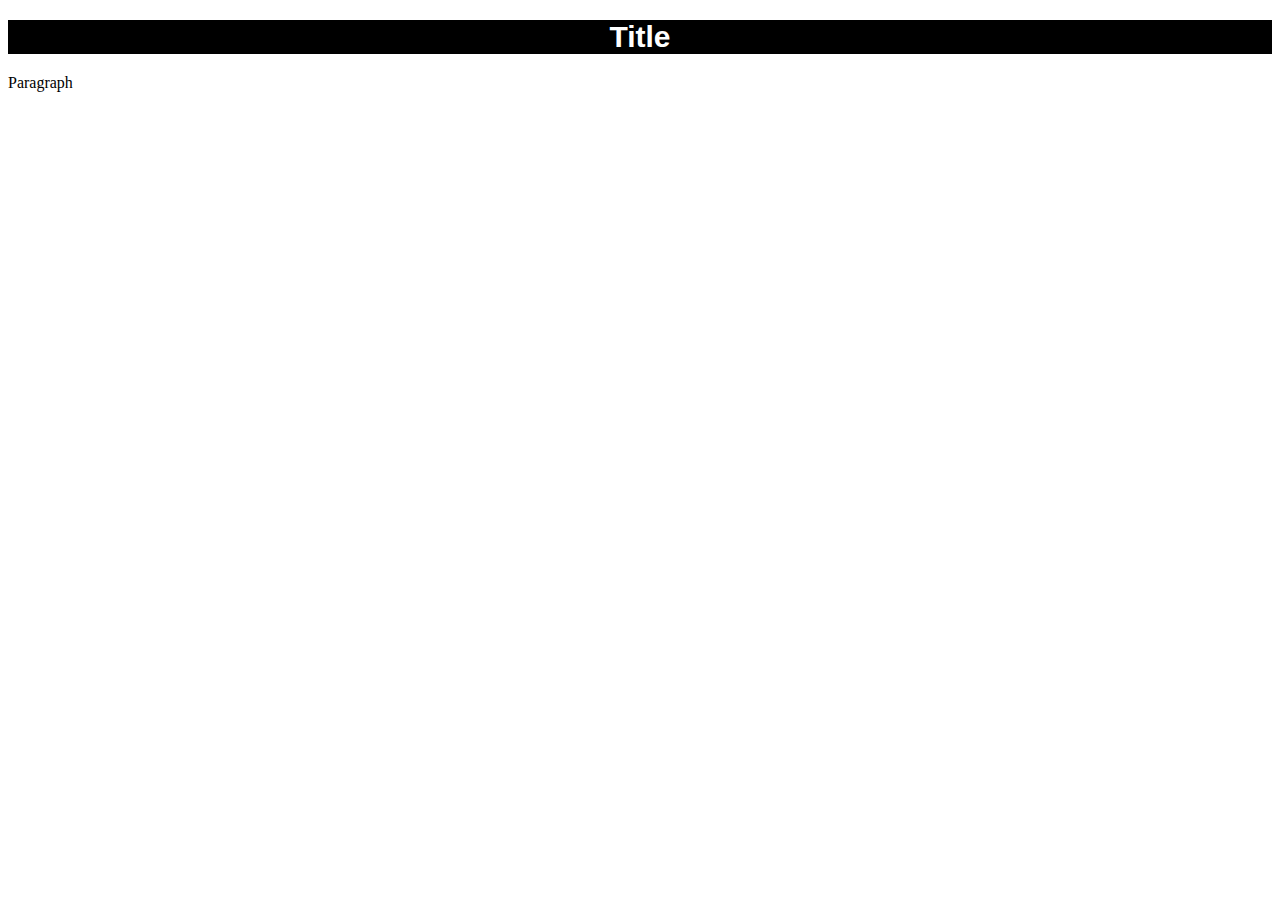
<file: styled-text.html>
<!doctype html>
<html lang="en">
    <head>
        <title>Stytled Text</title>
    </head>

    <body>
        <h1 style="background-color: black; color: white; font-family: Arial; font-size: 30px; text-align: center">
            Title
        </h1>
        <p>Paragraph</p>
    </body>
</html>
</file>
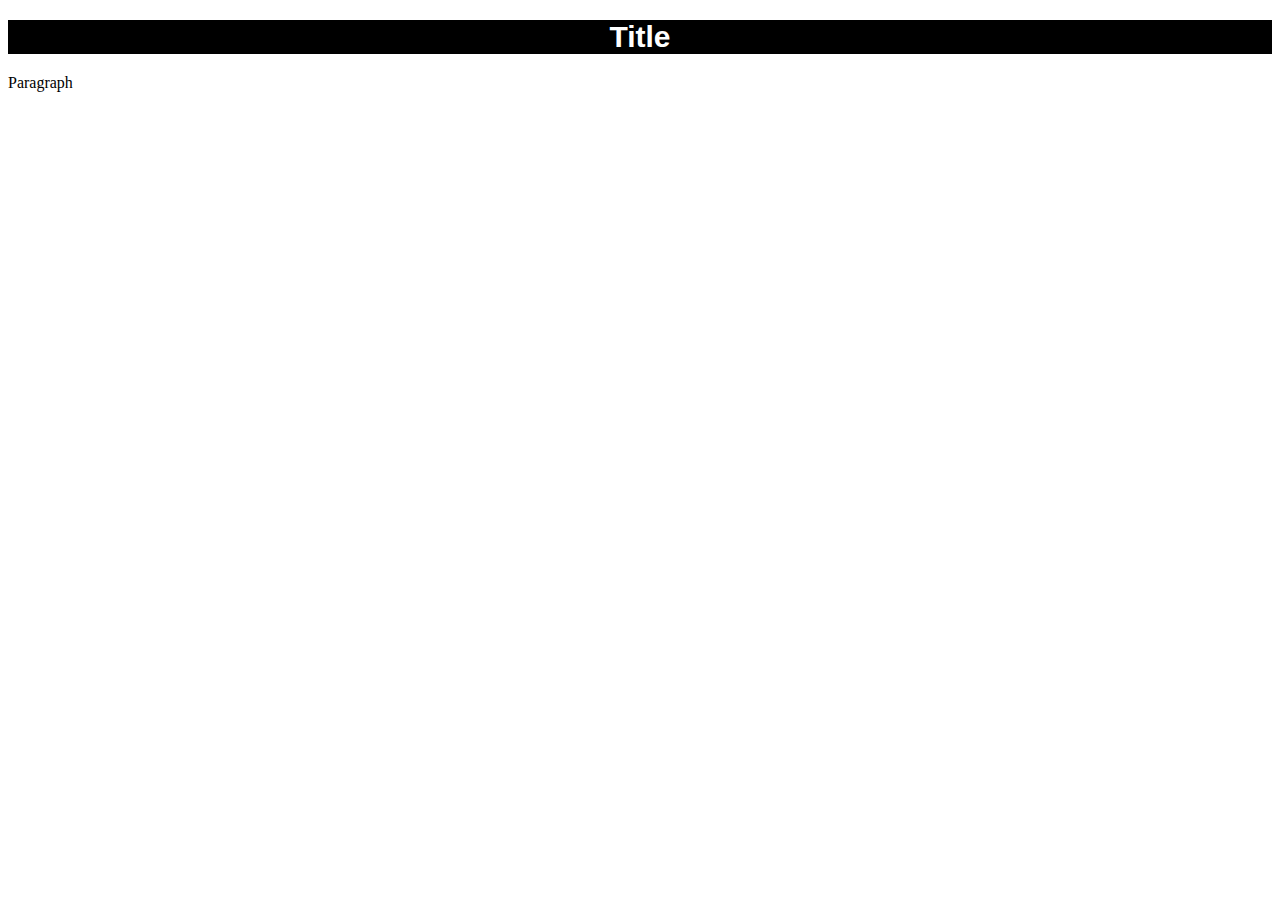
<file: styling-assignment/styled-text.html>
<!doctype html>
<html lang="en">
    <head>
        <title>Stytled Text</title>
        <link href="style.css" rel="stylesheet" />
    </head>

    <body>
        <h1>Title</h1>
        <p>Paragraph</p>
    </body>
</html>
</file>
<file: button-assignment/style.css>
.red-button {
    background-color: red;
    color: white;
    font-size: 30px;
    border: none;
    width: 200px;
}
</file>
<file: contact-button-assignment/style.css>
/*
MY COLOR PALETTE
Color 1 - #FFC759
Color 2 - #0F7173
Color 3 - #86BBD8
Color 4 - #5B2E48
Color 5 - #011627
*/
body {
    background-color: #0f7173;
    text-align: center;
}

button {
    background-color: #011627;
    color: #86bbd8;
    font-family: "Outfit", serif;
    font-size: 35px;
    text-transform: uppercase;
    letter-spacing: 2px;
    font-weight: bolder;
    border: none;
    width: 300px;
    padding: 15px;
    margin: 10px;
    border-radius: 10px;
}

button:hover {
    background-color: #5b2e48;
}

h1 {
    font-family: "Zilla Slab", serif;
}
</file>
<file: finalproject/style.css>
@media screen {
    .intro {
        font-family: "Oswald", sans-serif;
    }

    #headline {
        text-align: center;
        margin-bottom: 30px;
    }

    #headline h1 {
        font-size: 100px;
        line-height: 1.2;
        font-weight: bold;
        color: black;
        margin-bottom: 15px;
    }

    #headline h6 {
        font-size: 30px;
        color: black;
        font-weight: normal;
    }

    #headlinepic {
        text-align: center;
    }

    #headlinepic img {
        width: 60%;
        display: block;
        margin-left: auto;
        margin-right: auto;
        margin-bottom: 15px;
    }

    #headlinepic p {
        font-size: 20px;
        color: grey;
        margin-left: auto;
        margin-right: auto;
    }

    .bodytext {
        background-color: white;
        border-radius: 8px;
        margin: 0 15px 40px;
        padding: 30px 40px;
        font-family: "Oswald", sans-serif;
    }

    .bodytext h4 {
        font-size: 60px;
        font-weight: bold;
        margin: 20px 20px 20px 0px;
        text-align: center;
    }

    .bodytext p {
        font-size: 28px;
        margin-bottom: 20px;
    }

    .pull-quote {
        font-size: 45px;
        font-weight: 500;
        line-height: 1.3;
        margin: 40px 0;
        padding: 10px 40px;
        border-left: 10px solid blue;
    }

    .pull-quote-attribution {
        font-size: 35px;
        font-style: italic;
        text-align: right;
        margin-top: 15px;
    }

    #victor p {
        font-size: 20px;
        color: grey;
        text-align: center;
    }

    #victor img {
        width: 60%;
        display: block;
        margin-left: auto;
        margin-right: auto;
        margin-bottom: 15px;
    }

    .shotchart p {
        font-size: 20px;
        color: grey;
        text-align: center;
    }

    .shotchart img {
        width: 60%;
        display: block;
        margin-left: auto;
        margin-right: auto;
        margin-bottom: 15px;
    }
}

@media (max-width: 768px) {
    #headline h1 {
        font-size: 40px;
        margin-bottom: 10px;
    }
    #headline h6 {
        font-size: 18px;
    }
    #headlinepic img {
        width: 95%;
    }
    .bodytext {
        padding: 15px 20px;
    }
    .bodytext h4 {
        font-size: 30px;
        margin: 15px 0px 15px 0px;
    }
    .bodytext p {
        font-size: 18px;
    }
    .pull-quote {
        font-size: 24px;
        padding: 5px 20px;
        margin: 20px 0;
        border-left: 10px solid blue;
    }
    .pull-quote-attribution {
        font-size: 18px;
    }
    .shotchart img {
        width: 95%;
    }

    #victor p {
        font-size: 14px;
    }

    .shotchart p {
        font-size: 14px;
    }

    #headlinepic p {
        font-size: 14px;
    }
}

@media (min-width: 768px) and (max-width: 992px) {
    #headline h1 {
        font-size: 40px;
        margin-bottom: 10px;
    }
    #headline h6 {
        font-size: 15px;
    }
    #headlinepic img {
        width: 95%;
    }
    .bodytext h4 {
        font-size: 50px;
        margin: 15px 0px 15px 0px;
    }
    .bodytext p {
        font-size: 18px;
    }
    .pull-quote {
        font-size: 24px;
        padding: 5px 20px;
        margin: 20px 0;
        border-left: 10px solid blue;
    }
    .pull-quote-attribution {
        font-size: 18px;
    }
    .shotchart img {
        width: 95%;
    }

    #victor p {
        font-size: 16px;
    }

    .shotchart p {
        font-size: 16px;
    }

    #headlinepic p {
        font-size: 16px;
    }
}
</file>
<file: Midterm-prep/style.css>
@media {
    #headshot {
        width: 300px;
        float: left;
        margin: 0px 20px 0px -1px;
    }

    body {
        font-family: Arial, sans-serif;
    }

    #contact {
        color: black;
        font-weight: bold;
        font-size: 20px;
    }

    #contact a:hover {
        color: red;
    }

    #info {
        width: 100%;
        margin: auto;
    }

    footer {
        text-align: bottom;
        color: blanchedalmond;
        background-color: aquamarine;
        padding: 20px;
        width: 100%;
        position: fixed;
        bottom: 0px;
    }

    p {
        color: black;
    }
}

@media (min-width: 576px) {
    #info {
        width: 700px;
    }

    #headshot {
        float: left;
    }
}
</file>
<file: online-portfolio/style.css>
/*
MY COLOR PALETTE
color 1: #868596 gray
color 2: #c48e7c brownish
*/
@media {
    img {
        width: 100%;
        border-radius: 50%;
        margin: 20px 0px 20px 0px;
    }

    h1 {
        font-family: "League Spartan", serif;
        font-size: 115px;
        margin: 30px 0px -24px 50px;
        text-align: center;
        letter-spacing: 2px;
    }
    h2 {
        font-family: "League Spartan", serif;
        padding: 10px;
        font-size: 50px;
        text-align: center;
    }

    h3 {
        font-size: 100px;
        text-align: center;
        font-family: "League Spartan", serif;
        color: white;
    }

    h6 {
        font-family: "League Spartan", serif;
        padding: 10px;
        font-size: 30px;
        text-align: center;
        color: white;
    }

    #intro {
        background-color: #868596;
        color: white;
        font-family: "League Spartan", serif;
        text-align: center;
        font-size: 70px;
        border-bottom: 16px solid #c48e7c;
    }

    #intro p {
        padding: 10px 0px 0px 0px;
        margin: 0px;
    }

    #intro a {
        color: white;
        text-decoration: underline;
    }

    #intro a:hover {
        color: #c48e7c;
    }

    .button {
        background-color: #c48e7c;
        color: white;
        font-family: "League Spartan", serif;
        border-radius: 100px;
        width: 430px;
        padding: 20px;
        font-size: 50px;
        height: 150px;
        border: none;
        margin: 0px auto 0px auto;
        display: block;
        text-align: center;
        line-height: 110px;
    }

    .button:hover {
        background-color: #372b2c;
    }

    .button:active {
        background-color: #4169e1;
    }

    .experience-section {
        padding: none;
        margin: none;
    }

    .job-title {
        font-family: "League Spartan", serif;
        color: white;
        font-weight: bold;
    }

    .company {
        font-family: "League Spartan", serif;
        color: white;
    }

    .description {
        font-family: "Montserrat", sans-serif;
        color: white;
        text-indent: 12px;
    }

    .job-date {
        font-family: "League Spartan", serif;
        color: white;
    }

    .skillright {
        display: flex;
        justify-content: flex-start;
    }

    .skillsleft {
        display: flex;
        justify-content: flex-end;
    }

    .schoolname {
        color: white;
        font-family: "League Spartan", serif;
        font-size: 24px;
        font-weight: bold;
    }

    .degree {
        color: white;
        font-family: "Montserrat", sans-serif;
        font-size: 18px;
        padding-left: 20px;
    }

    .education-list li {
        color: white;
    }

    .education-list {
        list-style-type: disc;
    }
    .content {
        background-color: #868596;
        border-bottom: 16px solid #c48e7c;
    }
}

/* MOBILE */
@media (max-width: 768px) {
    img {
        width: 100%;
        max-width: 300px;
        border-radius: 50%;
        margin: 15px auto;
        display: block;
    }

    h1 {
        font-size: 46px;
        margin: 20px 0 0 0;
        letter-spacing: 1px;
    }

    h2 {
        font-size: 28px;
        padding: 5px;
    }

    h3 {
        font-size: 38px;
        padding: 15px 0;
    }

    h6 {
        font-size: 18px;
        padding: 8px;
    }

    #intro {
        font-size: 24px;
    }

    #intro p {
        padding: 8px 0;
    }

    #intro a {
        display: block;
        padding: 5px 0;
    }

    .button {
        width: 250px;
        height: auto;
        padding: 15px 10px;
        font-size: 22px;
        border-radius: 50px;
        line-height: normal;
        margin: 15px auto;
    }

    .job-title {
        font-size: 20px;
        margin-top: 15px;
        margin-bottom: 5px;
    }

    .company {
        font-size: 18px;
        margin-bottom: 8px;
    }

    .description {
        font-size: 16px;
        line-height: 1.5;
    }

    .job-date {
        text-align: left;
        font-size: 16px;
        padding-top: 5px;
        margin-bottom: 10px;
    }

    .schoolname {
        font-size: 20px;
    }

    .degree {
        font-size: 16px;
        padding-left: 5px;
    }

    .education-list {
        padding-left: 20px;
    }

    .education-list li {
        margin-bottom: 15px;
    }

    .content {
        padding-bottom: 15px;
    }
}

/* TABLET */

@media (min-width: 768px) and (max-width: 992px) {
    h1 {
        font-size: 70px;
        margin: 25px 0 -15px 0;
    }

    h2 {
        font-size: 36px;
    }

    h3 {
        font-size: 60px;
    }

    .button {
        width: 350px;
        font-size: 36px;
        height: auto;
        line-height: normal;
        padding: 20px;
    }

    #intro {
        font-size: 40px;
    }

    .job-title {
        font-size: 24px;
    }

    .company {
        font-size: 20px;
    }

    img {
        max-width: 90%;
        margin: 20px auto;
        display: block;
    }
}
</file>
<file: styling-assignment/style.css>
h1 {
    background-color: black;
    color: white;
    font-family: Arial;
    font-size: 30px;
    text-align: center;
}
</file>
